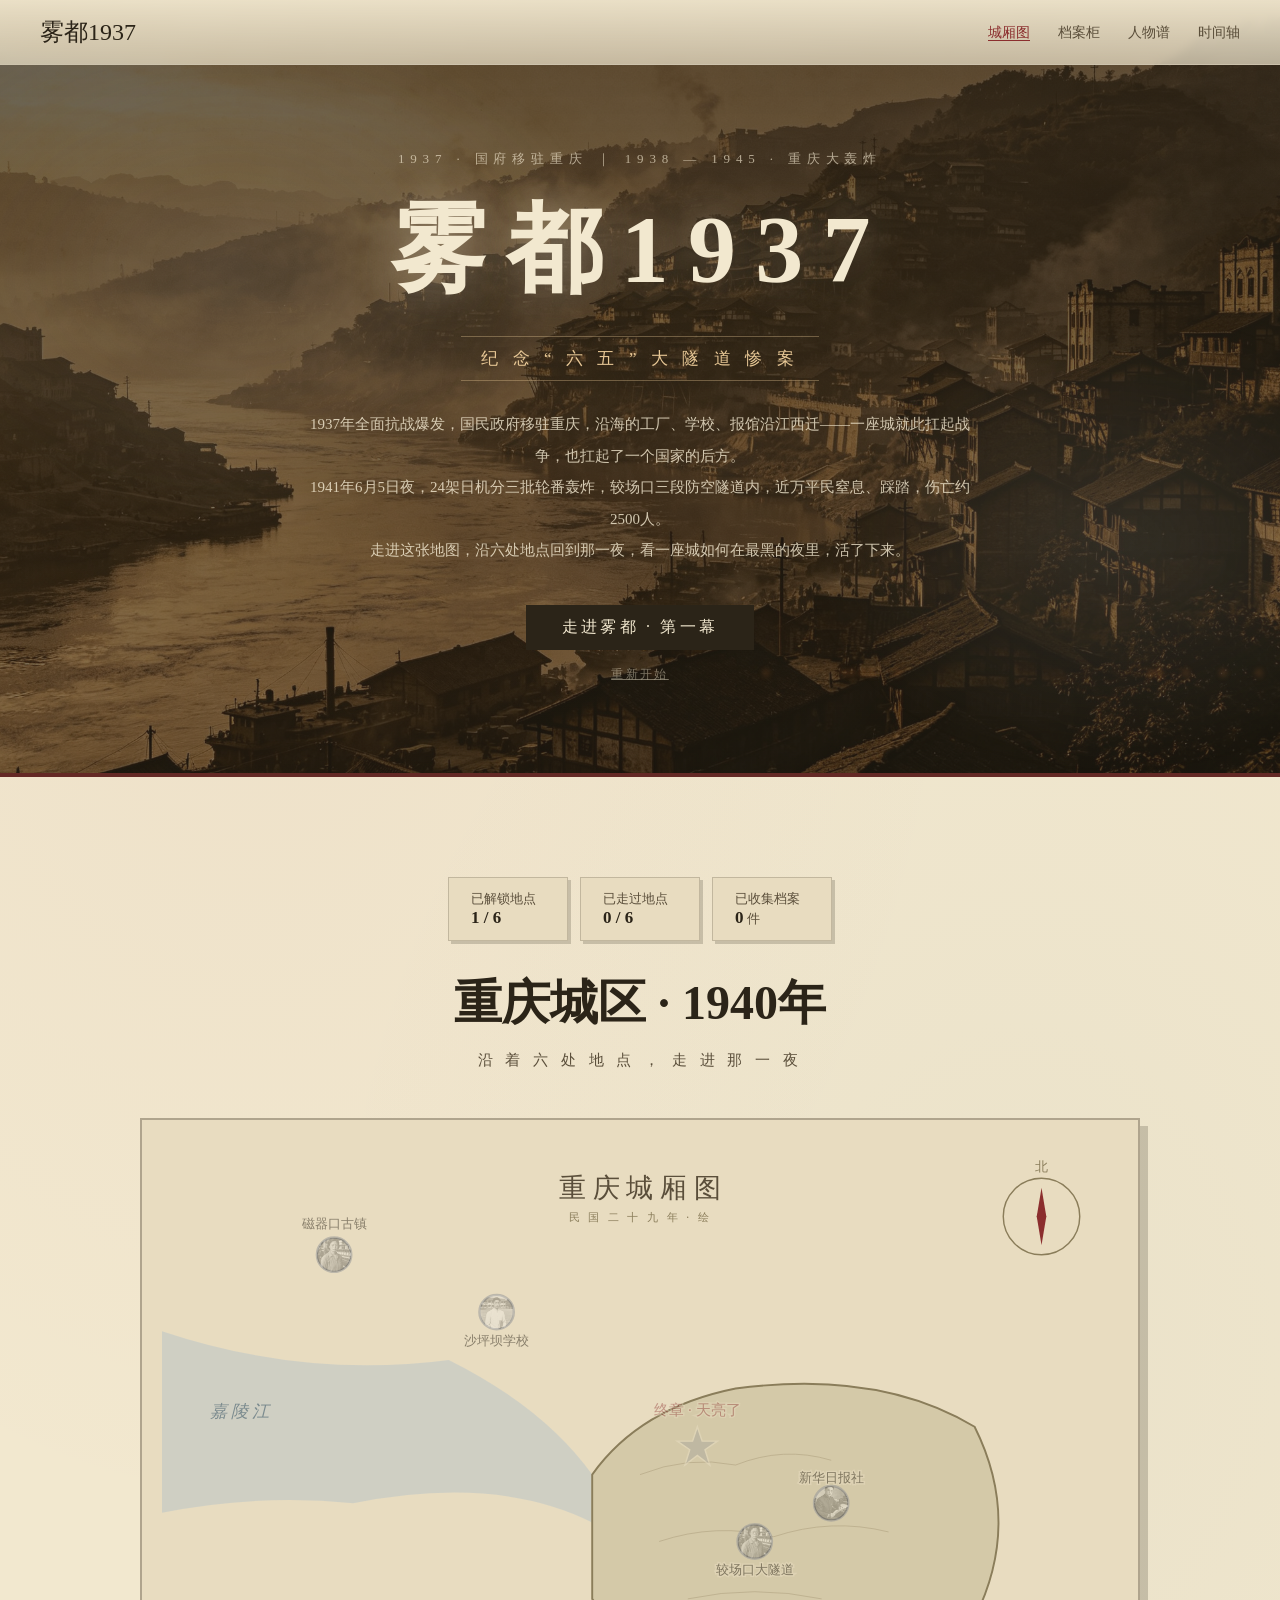
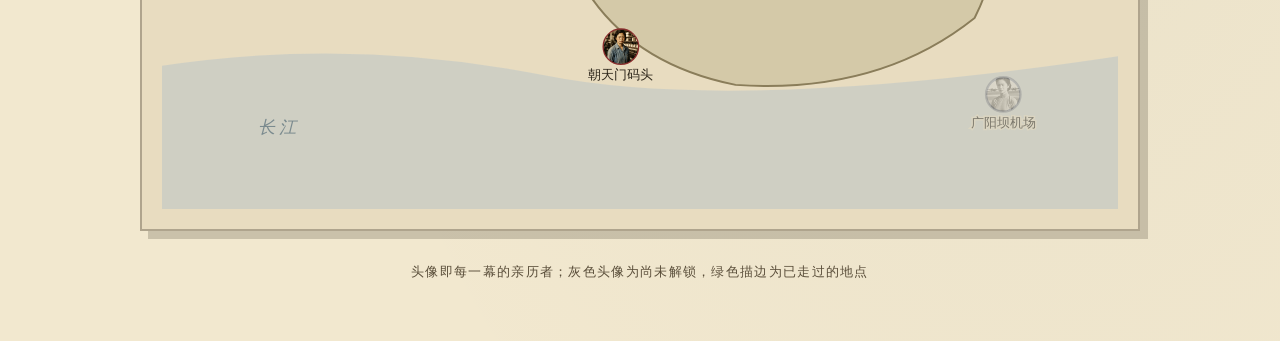
<file: index.html>
<!DOCTYPE html>
<html lang="zh-CN">
<head>
  <meta charset="UTF-8">
  <link rel="icon" href="data:,">
  <meta name="viewport" content="width=device-width, initial-scale=1.0">
  <title>雾都1937 · 重庆：一座城的生存博弈</title>
  <style>
    /* ========== 雾都1937 首页：主题横幅 + 城厢图地图 ========== */
    :root {
      --paper: #f2e8cf;
      --paper-dark: #e8dcc0;
      --ink: #2b2418;
      --ink-light: #5a4e3a;
      --seal: #8b2e2e;
      --moss: #2d4a3e;
      --shadow: rgba(43, 36, 24, 0.2);
    }
    * { margin: 0; padding: 0; box-sizing: border-box; }
    body {
      background: var(--paper);
      color: var(--ink);
      font-family: 'Noto Serif SC', 'SimSun', serif;
      background-image:
        radial-gradient(ellipse at 20% 30%, rgba(139, 46, 46, 0.04) 0%, transparent 50%),
        radial-gradient(ellipse at 80% 70%, rgba(45, 74, 62, 0.04) 0%, transparent 50%);
    }

    .top-nav {
      position: fixed;
      top: 0; left: 0; right: 0;
      z-index: 100;
      display: flex;
      justify-content: space-between;
      align-items: center;
      padding: 16px 40px;
      background: linear-gradient(to bottom, rgba(242, 232, 207, 0.95), rgba(242, 232, 207, 0.7));
      border-bottom: 1px solid rgba(43, 36, 24, 0.15);
      backdrop-filter: blur(4px);
    }
    .top-nav .logo {
      font-family: 'Ma Shan Zheng', cursive;
      font-size: 24px;
      color: var(--ink);
      text-decoration: none;
    }
    .top-nav .nav-links a {
      margin-left: 24px;
      color: var(--ink-light);
      text-decoration: none;
      font-size: 14px;
      transition: color 0.3s;
    }
    .top-nav .nav-links a:hover { color: var(--seal); }
    .top-nav .nav-links a.active { color: var(--seal); border-bottom: 1px solid var(--seal); }

    /* ===== 主题横幅：一眼看懂网站讲的是什么 ===== */
    .home-banner {
      position: relative;
      padding: 150px 40px 90px;
      text-align: center;
      overflow: hidden;
      background:
        linear-gradient(180deg, rgba(43,36,24,0.72) 0%, rgba(43,36,24,0.55) 100%),
        url('assets/images/hero-bg.jpg') center/cover no-repeat,
        #2b2418;
      color: var(--paper);
      border-bottom: 4px solid rgba(139,46,46,0.6);
    }
    .banner-kicker {
      font-size: 13px;
      letter-spacing: 0.45em;
      color: rgba(242,232,207,0.65);
      margin-bottom: 18px;
    }
    .banner-title {
      font-family: 'Ma Shan Zheng', cursive;
      font-size: 96px;
      letter-spacing: 0.2em;
      color: #f2e8cf;
      text-shadow: 0 0 40px rgba(242, 232, 207, 0.3);
      margin-bottom: 20px;
    }
    .banner-event {
      display: inline-block;
      font-size: 17px;
      letter-spacing: 0.3em;
      color: #e8c896;
      border-top: 1px solid rgba(232,200,150,0.35);
      border-bottom: 1px solid rgba(232,200,150,0.35);
      padding: 10px 20px;
    }
    .banner-line {
      margin: 28px auto 0;
      max-width: 660px;
      font-size: 15px;
      line-height: 2.1;
      color: rgba(242,232,207,0.82);
    }
    .banner-actions { margin-top: 38px; position: relative; z-index: 3; }
    .banner-restart {
      margin-top: 16px;
      background: transparent;
      border: none;
      color: rgba(242,232,207,0.45);
      font-family: 'Noto Serif SC', 'SimSun', serif;
      font-size: 12px;
      letter-spacing: 0.2em;
      cursor: pointer;
      text-decoration: underline;
    }
    .banner-restart:hover { color: rgba(242,232,207,0.8); }

    /* 横幅飘动雾气 */
    .banner-fog {
      position: absolute;
      border-radius: 50%;
      pointer-events: none;
      background: radial-gradient(ellipse, rgba(200,200,190,0.12), transparent 70%);
      filter: blur(10px);
      z-index: 1;
    }
    .banner-fog.f1 { width: 60%; height: 70%; left: -12%; top: 0; animation: fogDriftA 26s ease-in-out infinite alternate; }
    .banner-fog.f2 { width: 50%; height: 60%; right: -12%; bottom: 0; animation: fogDriftB 32s ease-in-out infinite alternate; }
    /* 横幅飘落火星/灰烬 */
    .banner-ember {
      position: absolute;
      top: -10px;
      width: 3px; height: 3px;
      border-radius: 50%;
      background: rgba(255,170,90,0.8);
      box-shadow: 0 0 6px 2px rgba(255,140,60,0.45);
      z-index: 2;
      animation: emberFall linear infinite;
    }
    @keyframes emberFall {
      0% { transform: translateY(0); opacity: 0; }
      15% { opacity: 0.9; }
      100% { transform: translateY(430px); opacity: 0; }
    }
    .home-banner > *:not(.banner-fog) { position: relative; z-index: 3; }

    /* ===== 进度条 ===== */
    .journey-bar {
      max-width: 1000px;
      margin: 0 auto 30px;
      display: flex;
      flex-wrap: wrap;
      gap: 12px;
      justify-content: center;
    }
    .journey-chip {
      background: var(--paper-dark);
      border: 1px solid rgba(43,36,24,0.2);
      padding: 12px 22px;
      font-size: 13px;
      color: var(--ink-light);
      box-shadow: 3px 3px 0 var(--shadow);
      min-width: 120px;
    }
    .journey-chip strong { color: var(--ink); font-size: 17px; }
    .journey-chip.hint { color: var(--seal); border-color: rgba(139,46,46,0.5); }

    /* ===== 地图 ===== */
    .map-wrapper {
      position: relative;
      width: 100%;
      max-width: 1000px;
      margin: 0 auto;
      background: var(--paper-dark);
      border: 2px solid rgba(43,36,24,0.3);
      box-shadow: 8px 8px 0 var(--shadow);
      padding: 20px;
    }
    .map-svg { width: 100%; height: auto; display: block; }

    .location-dot { cursor: pointer; transition: transform 0.3s; transform-box: fill-box; transform-origin: center; }
    .location-dot .dot-ring { fill: #f2e8cf; stroke: var(--seal); stroke-width: 2.5; }
    .location-dot .dot-img { }
    .location-dot.locked .dot-img { filter: grayscale(1) opacity(0.3); }
    .location-dot.locked .dot-ring { stroke: #999; opacity: 0.55; }
    .location-dot:hover { transform: scale(1.18); }
    .location-dot .label {
      font-family: 'Noto Serif SC', serif;
      font-size: 14px; fill: var(--ink);
      paint-order: stroke; stroke: var(--paper-dark); stroke-width: 3;
    }
    .location-dot.locked .label { opacity: 0.5; }
    .location-dot.done .dot-ring { stroke: var(--moss); stroke-width: 3.5; }
    .location-dot.done .label { fill: var(--moss); }

    .ending-dot { cursor: pointer; transition: all 0.3s; }
    .ending-dot .star {
      fill: var(--seal); stroke: var(--paper); stroke-width: 1.5;
      animation: endingGlow 2s ease-in-out infinite;
    }
    @keyframes endingGlow { 0%,100% { opacity: 0.65; } 50% { opacity: 1; } }
    .ending-dot.locked .star { fill: #999; opacity: 0.35; animation: none; }
    .ending-dot .label {
      font-family: 'Ma Shan Zheng', cursive; font-size: 16px; fill: var(--seal);
      paint-order: stroke; stroke: var(--paper-dark); stroke-width: 3;
    }
    .ending-dot.locked .label { opacity: 0.4; }

    .btn-vintage {
      display: inline-block;
      padding: 12px 36px;
      background: var(--ink);
      color: var(--paper);
      border: none;
      font-family: 'Noto Serif SC', serif;
      font-size: 16px;
      letter-spacing: 0.2em;
      cursor: pointer;
      position: relative;
      transition: all 0.3s;
      text-decoration: none;
    }
    .btn-vintage:hover {
      background: var(--seal);
      transform: translateY(-2px);
      box-shadow: 0 4px 12px var(--shadow);
    }
    .page-container {
      max-width: 1200px;
      margin: 0 auto;
      padding: 100px 40px 60px;
      min-height: 100vh;
    }
    .section-title {
      font-family: 'Ma Shan Zheng', cursive;
      font-size: 48px;
      text-align: center;
      margin-bottom: 16px;
      color: var(--ink);
    }
    .section-subtitle {
      text-align: center;
      color: var(--ink-light);
      font-size: 15px;
      letter-spacing: 0.3em;
      margin-bottom: 48px;
    }

    @media (max-width: 768px) {
      .banner-title { font-size: 60px; }
      .home-banner { padding: 56px 18px 52px; }
    }
  </style>
</head>
<body>

  <nav class="top-nav">
    <a href="index.html" class="logo">雾都1937</a>
    <div class="nav-links">
      <a href="index.html" class="active">城厢图</a>
      <a href="pages/archive.html">档案柜</a>
      <a href="pages/characters.html">人物谱</a>
      <a href="pages/timeline.html">时间轴</a>
    </div>
  </nav>

  <!-- 主题横幅：一眼看懂网站讲的是什么 -->
  <header class="home-banner">
    <span class="banner-fog f1"></span>
    <span class="banner-fog f2"></span>
    <p class="banner-kicker">1937 · 国府移驻重庆 ｜ 1938 — 1945 · 重庆大轰炸</p>
    <h1 class="banner-title">雾都1937</h1>
    <p class="banner-event">纪 念 “ 六 五 ” 大 隧 道 惨 案</p>
    <p class="banner-line">
      1937年全面抗战爆发，国民政府移驻重庆，沿海的工厂、学校、报馆沿江西迁——一座城就此扛起战争，也扛起了一个国家的后方。<br>
      1941年6月5日夜，24架日机分三批轮番轰炸，较场口三段防空隧道内，近万平民窒息、踩踏，伤亡约2500人。<br>
      走进这张地图，沿六处地点回到那一夜，看一座城如何在最黑的夜里，活了下来。
    </p>
    <div class="banner-actions">
      <button class="btn-vintage" id="primary-btn" onclick="primaryAction()">走进雾都 · 第一幕</button><br>
      <button class="banner-restart" onclick="restartJourney()">重新开始</button>
    </div>
  </header>

  <div class="page-container">
    <!-- 探索进度 -->
    <div class="journey-bar">
      <div class="journey-chip">已解锁地点<br><strong id="unlocked-count">1 / 6</strong></div>
      <div class="journey-chip">已走过地点<br><strong id="done-count">0 / 6</strong></div>
      <div class="journey-chip">已收集档案<br><strong id="collected-count">0</strong> 件</div>
      <div class="journey-chip hint" id="ending-hint" style="display:none;">终章已在地图中央亮起</div>
    </div>

    <h2 class="section-title">重庆城区 · 1940年</h2>
    <p class="section-subtitle">沿 着 六 处 地 点 ， 走 进 那 一 夜</p>

    <div class="map-wrapper">
      <svg class="map-svg" viewBox="0 0 1000 700" xmlns="http://www.w3.org/2000/svg">
        <!-- 长江 -->
        <path d="M 0 550 Q 200 520 400 560 T 1000 540 L 1000 700 L 0 700 Z"
              fill="#b8c4c8" opacity="0.5"/>
        <text x="100" y="620" fill="#7a8a8e" font-size="18" font-style="italic">长 江</text>

        <!-- 嘉陵江 -->
        <path d="M 0 200 Q 150 250 300 230 Q 400 280 450 350 L 450 400 Q 350 350 200 380 Q 100 370 0 390 Z"
              fill="#b8c4c8" opacity="0.5"/>
        <text x="50" y="290" fill="#7a8a8e" font-size="18" font-style="italic">嘉 陵 江</text>

        <!-- 半岛轮廓 -->
        <path d="M 450 350 Q 500 280 600 260 Q 750 240 850 300 Q 900 400 850 500 Q 750 580 600 570 Q 500 550 450 480 Z"
              fill="#d4c9a8" stroke="#8a7d5a" stroke-width="2"/>

        <!-- 山脊纹理 -->
        <path d="M 500 350 Q 550 330 600 340 Q 650 320 700 335" fill="none" stroke="#a89878" stroke-width="1" opacity="0.5"/>
        <path d="M 520 420 Q 580 400 640 415 Q 700 395 760 410" fill="none" stroke="#a89878" stroke-width="1" opacity="0.5"/>
        <path d="M 550 480 Q 620 465 690 480" fill="none" stroke="#a89878" stroke-width="1" opacity="0.5"/>

        <defs>
          <clipPath id="clip-dock"><circle cx="480" cy="530" r="18"/></clipPath>
          <clipPath id="clip-tunnel"><circle cx="620" cy="420" r="18"/></clipPath>
          <clipPath id="clip-newspaper"><circle cx="700" cy="380" r="18"/></clipPath>
          <clipPath id="clip-school"><circle cx="350" cy="180" r="18"/></clipPath>
          <clipPath id="clip-airport"><circle cx="880" cy="580" r="18"/></clipPath>
          <clipPath id="clip-ciqikou"><circle cx="180" cy="120" r="18"/></clipPath>
        </defs>

        <!-- 地点1：朝天门码头 · 林阿婆 -->
        <g class="location-dot" data-scene="dock" onclick="enterScene('dock')">
          <circle class="dot-ring" cx="480" cy="530" r="18"/>
          <image class="dot-img" href="assets/images/char-worker.jpg" x="462" y="512" width="36" height="36" preserveAspectRatio="xMidYMid slice" clip-path="url(#clip-dock)"/>
          <text class="label" x="480" y="564" text-anchor="middle">朝天门码头</text>
        </g>

        <!-- 地点2：较场口大隧道 · 林阿婆 -->
        <g class="location-dot locked" data-scene="tunnel" onclick="enterScene('tunnel')">
          <circle class="dot-ring" cx="620" cy="420" r="18"/>
          <image class="dot-img" href="assets/images/char-worker.jpg" x="602" y="402" width="36" height="36" preserveAspectRatio="xMidYMid slice" clip-path="url(#clip-tunnel)"/>
          <text class="label" x="620" y="454" text-anchor="middle">较场口大隧道</text>
        </g>

        <!-- 地点3：新华日报社 · 陈先生 -->
        <g class="location-dot locked" data-scene="newspaper" onclick="enterScene('newspaper')">
          <circle class="dot-ring" cx="700" cy="380" r="18"/>
          <image class="dot-img" href="assets/images/char-editor.jpg" x="682" y="362" width="36" height="36" preserveAspectRatio="xMidYMid slice" clip-path="url(#clip-newspaper)"/>
          <text class="label" x="700" y="358" text-anchor="middle">新华日报社</text>
        </g>

        <!-- 地点4：沙坪坝学校 · 苏同学 -->
        <g class="location-dot locked" data-scene="school" onclick="enterScene('school')">
          <circle class="dot-ring" cx="350" cy="180" r="18"/>
          <image class="dot-img" href="assets/images/char-student.jpg" x="332" y="162" width="36" height="36" preserveAspectRatio="xMidYMid slice" clip-path="url(#clip-school)"/>
          <text class="label" x="350" y="214" text-anchor="middle">沙坪坝学校</text>
        </g>

        <!-- 地点5：广阳坝机场 · 周太太 -->
        <g class="location-dot locked" data-scene="airport" onclick="enterScene('airport')">
          <circle class="dot-ring" cx="880" cy="580" r="18"/>
          <image class="dot-img" href="assets/images/char-pilot.jpg" x="862" y="562" width="36" height="36" preserveAspectRatio="xMidYMid slice" clip-path="url(#clip-airport)"/>
          <text class="label" x="880" y="614" text-anchor="middle">广阳坝机场</text>
        </g>

        <!-- 地点6：磁器口古镇 · 林阿婆 -->
        <g class="location-dot locked" data-scene="ciqikou" onclick="enterScene('ciqikou')">
          <circle class="dot-ring" cx="180" cy="120" r="18"/>
          <image class="dot-img" href="assets/images/char-worker.jpg" x="162" y="102" width="36" height="36" preserveAspectRatio="xMidYMid slice" clip-path="url(#clip-ciqikou)"/>
          <text class="label" x="180" y="92" text-anchor="middle">磁器口古镇</text>
        </g>

        <!-- 终章 -->
        <g class="ending-dot locked" id="ending-dot" onclick="enterEnding()">
          <polygon class="star" points="560,300 565,315 581,315 568,324 573,340 560,330 547,340 552,324 539,315 555,315"/>
          <text class="label" x="560" y="288" text-anchor="middle">终章 · 天亮了</text>
        </g>

        <!-- 罗盘 -->
        <g transform="translate(920, 80)">
          <circle r="40" fill="none" stroke="#8a7d5a" stroke-width="1.5"/>
          <circle r="5" fill="#8a7d5a"/>
          <path d="M 0 -30 L 5 0 L 0 30 L -5 0 Z" fill="#8b2e2e"/>
          <text y="-48" text-anchor="middle" fill="#8a7d5a" font-size="14" font-family="serif">北</text>
        </g>

        <!-- 图名 -->
        <text x="500" y="60" text-anchor="middle" font-family="Ma Shan Zheng, cursive" font-size="28" fill="#5a4e3a">
          重 庆 城 厢 图
        </text>
        <text x="500" y="85" text-anchor="middle" font-size="12" fill="#8a7d5a" letter-spacing="3">
          民 国 二 十 九 年 · 绘
        </text>
      </svg>
    </div>

    <p style="text-align:center; margin-top:32px; color: var(--ink-light); font-size: 13px; letter-spacing: 0.1em;">
      头像即每一幕的亲历者；灰色头像为尚未解锁，绿色描边为已走过的地点
    </p>
  </div>

  <script src="assets/js/main.js"></script>
  <script>
    document.addEventListener('DOMContentLoaded', () => {
      loadProgress();

      // 进度数字
      document.getElementById('unlocked-count').textContent = GameState.unlocked.length + ' / 6';
      document.getElementById('done-count').textContent = GameState.completed.length + ' / 6';
      document.getElementById('collected-count').textContent = GameState.collected.length;

      // 地图标记状态
      document.querySelectorAll('.location-dot').forEach(dot => {
        const scene = dot.dataset.scene;
        if (GameState.unlocked.includes(scene)) dot.classList.remove('locked');
        if (GameState.completed.includes(scene)) dot.classList.add('done');
      });

      // 终章
      if (GameState.endingUnlocked) {
        document.getElementById('ending-dot').classList.remove('locked');
        document.getElementById('ending-hint').style.display = 'block';
      }

      // 主按钮文案：有进度就"继续探索"，全新则"第一幕"
      const btn = document.getElementById('primary-btn');
      if (GameState.endingUnlocked && GameState.completed.length === 6) {
        btn.textContent = '进入终章 · 天亮了';
      } else if (GameState.completed.length === 0) {
        btn.textContent = '走进雾都 · 第一幕';
      } else {
        const next = SCENE_CHAIN.find(s =>
          GameState.unlocked.includes(s) && !GameState.completed.includes(s));
        if (next) {
          btn.textContent = '继续探索 · ' + getSceneName(next);
        }
      }

      // 横幅飘落火星
      const banner = document.querySelector('.home-banner');
      for (let i = 0; i < 18; i++) {
        const e = document.createElement('span');
        e.className = 'banner-ember';
        e.style.left = Math.random() * 100 + '%';
        e.style.animationDelay = (Math.random() * 8) + 's';
        e.style.animationDuration = (6 + Math.random() * 6) + 's';
        banner.appendChild(e);
      }
    });

    // 主按钮：进入下一个待探索地点；全新进度则开始第一幕
    function primaryAction() {
      if (GameState.endingUnlocked && GameState.completed.length === 6) {
        enterEnding();
        return;
      }
      const next = SCENE_CHAIN.find(s =>
        GameState.unlocked.includes(s) && !GameState.completed.includes(s));
      if (next) {
        playSound('click');
        fogTransition(() => { window.location.href = 'pages/scenes/' + next + '.html'; });
      } else {
        startJourney();
      }
    }

    function enterScene(sceneId) {
      if (!GameState.unlocked.includes(sceneId)) {
        showToast('🌫️ 此处仍被雾气遮蔽，先从第一幕开始');
        return;
      }
      playSound('click');
      fogTransition(() => {
        window.location.href = 'pages/scenes/' + sceneId + '.html';
      });
    }

    function enterEnding() {
      if (!GameState.endingUnlocked) {
        showToast('🕯️ 走完六处地点，终章才会亮起');
        return;
      }
      playSound('click');
      fogTransition(() => {
        window.location.href = 'pages/ending.html';
      });
    }
  </script>
</body>
</html>
</file>
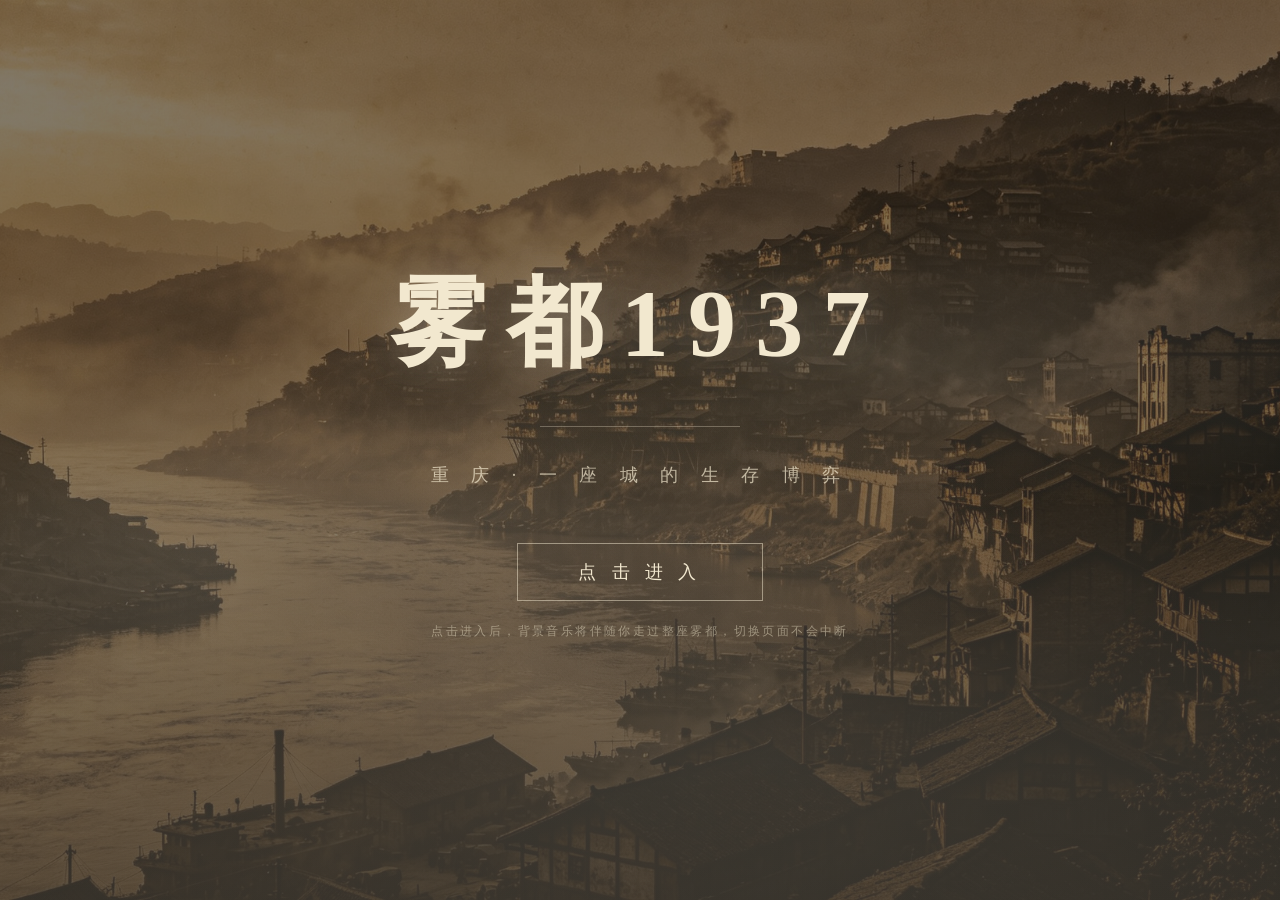
<file: app.html>
<!DOCTYPE html>
<html lang="zh-CN">
<head>
  <meta charset="UTF-8">
  <link rel="icon" href="data:,">
  <meta name="viewport" content="width=device-width, initial-scale=1.0">
  <title>雾都1937 · 重庆：一座城的生存博弈</title>
  <style>
    /* ========== 外壳页：背景音乐常驻，所有内容在 iframe 内切换，音乐不中断 ========== */
    * { margin: 0; padding: 0; box-sizing: border-box; }

    html, body {
      height: 100%;
      overflow: hidden;
      background: #1a1a1a;
      font-family: 'Noto Serif SC', 'SimSun', serif;
    }

    /* 内容舞台：所有页面在此切换，音频元素留在外壳，不受页面跳转影响 */
    #stage {
      position: fixed;
      inset: 0;
      width: 100%;
      height: 100%;
      border: 0;
      background: #f2e8cf;
    }

    /* 音乐开关（固定在左下角，避开内容页右下角的浮动导航按钮） */
    #bgm-toggle {
      position: fixed;
      left: 20px;
      bottom: 20px;
      z-index: 99998;
      padding: 10px 20px;
      background: rgba(43, 36, 24, 0.88);
      color: #f2e8cf;
      border: 1px solid rgba(242, 232, 207, 0.35);
      font-family: 'Noto Serif SC', 'SimSun', serif;
      font-size: 13px;
      letter-spacing: 0.15em;
      cursor: pointer;
      box-shadow: 0 3px 12px rgba(0, 0, 0, 0.35);
      transition: background 0.3s, transform 0.2s;
      user-select: none;
    }
    #bgm-toggle:hover { background: #8b2e2e; transform: translateY(-2px); }
    #bgm-toggle.playing { border-color: rgba(242, 232, 207, 0.6); }

    /* ========== 启动门：进入封面（hero 大图），点击进入后开启音乐并开始探索 ========== */
    #gate {
      position: fixed;
      inset: 0;
      z-index: 99999;
      display: flex;
      flex-direction: column;
      justify-content: center;
      align-items: center;
      text-align: center;
      background:
        linear-gradient(180deg, rgba(26,26,26,0.55) 0%, rgba(45,42,36,0.6) 50%, rgba(61,56,48,0.8) 100%),
        url('assets/images/hero-bg.jpg') center/cover no-repeat, #1a1a1a;
      color: #f2e8cf;
      cursor: pointer;
      transition: opacity 1.2s ease;
    }
    #gate.hidden { opacity: 0; pointer-events: none; }
    #gate[hidden] { display: none; }

    #gate .fog-layer {
      position: absolute;
      inset: 0;
      background:
        radial-gradient(ellipse 800px 200px at 20% 60%, rgba(200,200,190,0.15), transparent),
        radial-gradient(ellipse 600px 150px at 70% 40%, rgba(200,200,190,0.12), transparent),
        radial-gradient(ellipse 1000px 300px at 50% 80%, rgba(200,200,190,0.1), transparent);
      animation: gateFogDrift 20s ease-in-out infinite alternate;
      pointer-events: none;
    }
    @keyframes gateFogDrift {
      0% { transform: translateX(-50px); opacity: 0.8; }
      100% { transform: translateX(50px); opacity: 1; }
    }

    #gate .gate-title {
      font-family: 'Ma Shan Zheng', 'Noto Serif SC', 'SimSun', cursive;
      font-size: 96px;
      letter-spacing: 0.2em;
      text-shadow: 0 0 40px rgba(242, 232, 207, 0.3);
      z-index: 2;
      animation: gateFadeUp 1.6s ease 0.2s both;
    }
    #gate .gate-line {
      width: 200px;
      height: 1px;
      background: rgba(242, 232, 207, 0.3);
      margin: 36px 0;
      z-index: 2;
      animation: gateFade 1.6s ease 0.8s both;
    }
    #gate .gate-subtitle {
      font-size: 18px;
      letter-spacing: 0.5em;
      color: rgba(242, 232, 207, 0.7);
      z-index: 2;
      animation: gateFadeUp 1.6s ease 0.6s both;
    }
    #gate .gate-btn {
      margin-top: 56px;
      padding: 16px 60px;
      background: transparent;
      border: 1px solid rgba(242, 232, 207, 0.5);
      color: #f2e8cf;
      font-family: 'Noto Serif SC', 'SimSun', serif;
      font-size: 18px;
      letter-spacing: 0.3em;
      cursor: pointer;
      z-index: 2;
      transition: all 0.3s;
      animation: gateFadeUp 1.6s ease 1.1s both;
    }
    #gate:hover .gate-btn { background: #f2e8cf; color: #2b2418; border-color: #f2e8cf; }
    #gate .gate-tip {
      margin-top: 22px;
      font-size: 12px;
      letter-spacing: 0.2em;
      color: rgba(242, 232, 207, 0.45);
      z-index: 2;
      animation: gateFade 1.6s ease 1.4s both;
    }
    @keyframes gateFadeUp {
      from { opacity: 0; transform: translateY(30px); }
      to { opacity: 1; transform: translateY(0); }
    }
    @keyframes gateFade {
      from { opacity: 0; }
      to { opacity: 1; }
    }

    /* ========== 视觉小说对话框（常驻外壳层，保证跨页面稳定显示） ========== */
    #vn-dialogue {
      position: fixed;
      left: 0; right: 0; bottom: 0;
      background: linear-gradient(to top, rgba(18,14,10,0.97), rgba(20,15,10,0.9));
      padding: 22px 32px 26px;
      z-index: 999990;
      display: none;
      gap: 24px;
      align-items: flex-end;
      color: #f2e8cf;
      font-family: 'Noto Serif SC', 'SimSun', serif;
      backdrop-filter: blur(6px);
      border-top: 1px solid rgba(232,200,150,0.25);
      transform: translateY(105%);
      transition: transform 0.5s ease;
      cursor: pointer;
      max-height: 46vh;
    }
    #vn-dialogue.show {
      display: flex;
      transform: translateY(0);
    }
    #vn-dialogue.vn-mono {
      background: linear-gradient(to top, rgba(20,24,22,0.97), rgba(18,22,20,0.9));
      border-top-color: rgba(150,180,160,0.3);
    }
    #vn-dialogue .vn-char-img {
      width: 104px; height: 104px;
      border-radius: 6px;
      background: #2b2418;
      flex-shrink: 0;
      border: 2px solid rgba(242,232,207,0.3);
      display: flex; align-items: center; justify-content: center;
      font-size: 46px;
      overflow: hidden;
    }
    #vn-dialogue .vn-char-img img {
      width: 100%; height: 100%; object-fit: cover;
      filter: sepia(0.25);
    }
    #vn-dialogue .vn-body { flex: 1; min-width: 0; }
    #vn-dialogue .vn-head {
      display: flex; align-items: center; gap: 12px;
    }
    #vn-dialogue .vn-char-name {
      font-family: 'Ma Shan Zheng', 'Noto Serif SC', cursive;
      font-size: 23px;
      color: #e8c896;
    }
    #vn-dialogue.vn-mono .vn-char-name { color: #9ec4ad; }
    #vn-dialogue .vn-tag {
      font-size: 11px;
      letter-spacing: 0.2em;
      color: rgba(242,232,207,0.5);
      border: 1px solid rgba(242,232,207,0.3);
      padding: 2px 8px;
    }
    #vn-dialogue .vn-text {
      color: #f2e8cf;
      font-size: 17px;
      line-height: 2;
      min-height: 68px;
      letter-spacing: 0.04em;
      margin-top: 6px;
    }
    #vn-dialogue .vn-hint {
      display: flex;
      justify-content: space-between;
      align-items: center;
      margin-top: 6px;
    }
    #vn-dialogue .vn-continue {
      color: rgba(242,232,207,0.4);
      font-size: 12px;
      animation: vnBlink 1.4s ease-in-out infinite;
    }
    @keyframes vnBlink { 50% { opacity: 0.3; } }
    #vn-dialogue .vn-voice-toggle {
      background: transparent;
      border: 1px solid rgba(242,232,207,0.3);
      color: rgba(242,232,207,0.75);
      font-family: 'Noto Serif SC', 'SimSun', serif;
      font-size: 12px;
      padding: 4px 12px;
      cursor: pointer;
      letter-spacing: 0.1em;
    }
    #vn-dialogue .vn-voice-toggle:hover { background: rgba(242,232,207,0.15); }

    /* 常驻浮动导航（外壳层，保证稳定显示） */
    #float-nav {
      position: fixed;
      right: 16px;
      bottom: 16px;
      z-index: 99998;
      display: flex;
      flex-direction: column;
      align-items: flex-end;
      gap: 8px;
    }
    #float-nav[hidden] { display: none; }
    #float-nav .fn-menu {
      display: flex;
      flex-direction: column;
      gap: 8px;
      align-items: flex-end;
      opacity: 0;
      transform: translateY(8px);
      pointer-events: none;
      transition: opacity 0.22s ease, transform 0.22s ease;
    }
    #float-nav.open .fn-menu {
      opacity: 1;
      transform: translateY(0);
      pointer-events: auto;
    }
    #float-nav button {
      font-family: 'Noto Serif SC', 'SimSun', serif;
      font-size: 13px;
      letter-spacing: 0.08em;
      color: var(--paper, #f2e8cf);
      background: rgba(30,24,16,0.82);
      border: 1px solid rgba(232,200,150,0.35);
      padding: 9px 16px;
      cursor: pointer;
      backdrop-filter: blur(4px);
      transition: background 0.2s;
      white-space: nowrap;
    }
    #float-nav button:hover { background: rgba(90,66,40,0.92); }
    #float-nav #fn-toggle {
      width: 46px;
      height: 46px;
      border-radius: 50%;
      padding: 0;
      font-size: 20px;
      line-height: 1;
    }
  </style>
</head>
<body>

  <!-- 内容舞台：各页面在此切换，跳转不重新加载外壳 -->
  <iframe id="stage" title="雾都1937" src="about:blank"></iframe>

  <!-- 背景音乐（常驻，仅此外壳持有一份，循环播放） -->
  <audio id="bgm" src="assets/audio/war-bgm.mp3" loop preload="auto"></audio>

  <!-- 音乐开关 -->
  <button id="bgm-toggle" type="button" title="播放 / 暂停背景音乐">🎵 音乐</button>

  <!-- 启动门：进入封面，点击进入后开启音乐并开始探索 -->
  <div id="gate" hidden>
    <div class="fog-layer"></div>
    <h1 class="gate-title">雾都1937</h1>
    <div class="gate-line"></div>
    <p class="gate-subtitle">重 庆 · 一 座 城 的 生 存 博 弈</p>
    <button class="gate-btn" type="button">点 击 进 入</button>
    <p class="gate-tip">点击进入后，背景音乐将伴随你走过整座雾都，切换页面不会中断</p>
  </div>

  <!-- 视觉小说对话框（常驻外壳，由内容页通过 postMessage 驱动） -->
  <div id="vn-dialogue" hidden>
    <div class="vn-char-img" id="vn-img"></div>
    <div class="vn-body">
      <div class="vn-head">
        <span class="vn-char-name" id="vn-name"></span>
        <span class="vn-tag" id="vn-tag" style="display:none;"></span>
      </div>
      <div class="vn-text" id="vn-text"></div>
      <div class="vn-hint">
        <button class="vn-voice-toggle" id="vn-voice" type="button" title="开关语音朗读">🔊 朗读</button>
        <span class="vn-continue">点击继续 ▼</span>
      </div>
    </div>
  </div>

  <!-- 常驻浮动导航（外壳层） -->
  <div id="float-nav" hidden>
    <div class="fn-menu" id="fn-menu">
      <button type="button" id="fn-home">🗺️ 返回城厢图</button>
      <button type="button" id="fn-reselect">🔄 重新开始</button>
    </div>
    <button type="button" id="fn-toggle" title="菜单">☰</button>
  </div>

  <!-- 地图行走过场：切换到下一幕时，小人从当前地点走到下一个地点 -->
  <div id="walk-overlay">
    <div id="walk-caption"></div>
    <svg id="walk-svg" viewBox="0 0 1000 700" preserveAspectRatio="xMidYMid meet">
      <defs>
        <clipPath id="walk-clip"><circle cx="0" cy="0" r="20"/></clipPath>
      </defs>
      <path d="M0 550 Q250 520 520 555 T1000 545 L1000 700 L0 700 Z" fill="#b8c4c8" opacity="0.4"/>
      <path d="M0 200 Q180 255 330 235 Q430 300 460 360 L360 380 Q180 360 0 395 Z" fill="#b8c4c8" opacity="0.4"/>
      <path d="M450 350 Q500 280 600 260 Q750 240 850 300 Q900 400 850 500 Q750 580 600 570 Q500 550 450 480 Z"
            fill="#d4c9a8" opacity="0.45" stroke="#8a7d5a" stroke-width="1.5"/>
      <g id="walk-dots"></g>
      <path id="walk-path" fill="none" stroke="#8b2e2e" stroke-width="3" stroke-linecap="round" opacity="0.9"/>
      <g id="walk-mover">
        <circle r="23" fill="#f2e8cf" stroke="#8b2e2e" stroke-width="3"/>
        <image id="walk-mover-img" href="" x="-20" y="-20" width="40" height="40"
               preserveAspectRatio="xMidYMid slice" clip-path="url(#walk-clip)"/>
      </g>
    </svg>
  </div>

  <style>
    #walk-overlay {
      position: fixed; inset: 0; z-index: 99998;
      display: none; flex-direction: column; align-items: center; justify-content: center;
      background: radial-gradient(circle at 50% 38%, #efe4c8 0%, #d3c39e 100%);
      opacity: 0; transition: opacity .45s;
    }
    #walk-caption {
      font-family: 'Ma Shan Zheng', cursive; font-size: 32px; color: #33281a;
      letter-spacing: 0.04em; margin-bottom: 4px; text-align: center;
      padding: 0 20px;
    }
    #walk-svg { width: 94vw; max-width: 1080px; height: auto; }
  </style>
  <script>
  (function () {
    'use strict';

    var stage = document.getElementById('stage');
    var bgm = document.getElementById('bgm');
    var gate = document.getElementById('gate');
    var toggle = document.getElementById('bgm-toggle');

    var OFF_KEY = 'wudu1937_bgm_off';    // 用户是否主动关闭音乐
    var TIME_KEY = 'wudu1937_bgm_time';  // 刷新前的播放进度（秒）

    /* ---------- 路由：hash 决定 iframe 加载哪个页面 ---------- */
    function validRel(hash) {
      var h = decodeURIComponent(String(hash || '').replace(/^#/, ''));
      if (/^(index\.html|pages\/[A-Za-z0-9_\-\/]+\.html)$/.test(h)) return h;
      return null;
    }
    function currentRel() {
      return validRel(location.hash) || 'index.html';
    }

    stage.src = currentRel();

    // 浏览器前进/后退：同步 iframe
    window.addEventListener('hashchange', function () {
      var rel = currentRel();
      if (stage.getAttribute('src') !== rel) stage.src = rel;
    });

    // 内容页加载完成后通知外壳当前路径，同步地址栏（刷新后可回到当前页）
    window.addEventListener('message', function (e) {
      var d = e.data;
      if (d && d.__wudu1937 === 'nav' && d.rel && validRel('#' + d.rel)) {
        if ('#' + d.rel !== location.hash) {
          history.replaceState(null, '', '#' + d.rel);
        }
      }
    });

    /* ---------- 背景音乐 ---------- */
    bgm.volume = 0.4;

    // 恢复上次播放位置（刷新后续播，而不是从头开始）
    var savedTime = parseFloat(sessionStorage.getItem(TIME_KEY) || '0');
    if (savedTime > 0) {
      bgm.addEventListener('loadedmetadata', function () {
        try { if (isFinite(savedTime) && savedTime < bgm.duration) bgm.currentTime = savedTime; } catch (e) {}
      });
    }
    // 每 2 秒记录一次播放进度
    setInterval(function () {
      if (!bgm.paused && !bgm.ended && isFinite(bgm.currentTime)) {
        sessionStorage.setItem(TIME_KEY, String(bgm.currentTime));
      }
    }, 2000);

    var userOff = localStorage.getItem(OFF_KEY) === '1';
    var userEntered = false;  // 用户是否已通过点击进入（顶层已获得用户手势）
    var gateToken = 0;        // 防止显示/隐藏动画的延时回调互相覆盖

    function syncToggle() {
      var playing = !bgm.paused;
      toggle.textContent = playing ? '🎵 音乐' : '🔇 音乐';
      toggle.classList.toggle('playing', playing);
    }

    function showGate() {
      if (userEntered) return;
      gateToken++;
      gate.hidden = false;
      requestAnimationFrame(function () { gate.classList.remove('hidden'); });
    }
    function hideGate() {
      if (gate.hidden) return;
      var token = gateToken;
      gate.classList.add('hidden');
      setTimeout(function () {
        if (token === gateToken) gate.hidden = true;
      }, 1300);
    }

    // 每次进入站点都展示启动封面（hero 大图）；浏览器允许自动播放时音乐直接响起，封面仍需点击进入
    if (!userOff) {
      var p = bgm.play();
      if (p && typeof p.then === 'function') {
        p.then(function () {}).catch(function () {});
      }
    }
    showGate();

    // 自动播放后若被浏览器策略暂停（且用户尚未点击进入），重新提示点击
    bgm.addEventListener('pause', function () {
      syncToggle();
      if (!userOff && !userEntered) showGate();
    });
    bgm.addEventListener('play', syncToggle);

    // 点击启动门（顶层用户手势）：开启音乐并进入
    gate.addEventListener('click', function () {
      userEntered = true;
      if (!userOff) {
        bgm.play().catch(function () {});
      }
      hideGate();
    });

    // 音乐开关
    toggle.addEventListener('click', function (e) {
      e.stopPropagation();
      userEntered = true;
      if (bgm.paused) {
        userOff = false;
        localStorage.removeItem(OFF_KEY);
        bgm.play().catch(function () {});
      } else {
        bgm.pause();
        userOff = true;
        localStorage.setItem(OFF_KEY, '1');
      }
    });

    syncToggle();
  })();

  /* ========== 视觉小说对话引擎（常驻外壳层） ========== */
  (function () {
    'use strict';
    var box = document.getElementById('vn-dialogue');
    var elImg = document.getElementById('vn-img');
    var elName = document.getElementById('vn-name');
    var elTag = document.getElementById('vn-tag');
    var elText = document.getElementById('vn-text');
    var elVoice = document.getElementById('vn-voice');
    var stage = document.getElementById('stage');
    var bgm = document.getElementById('bgm');

    var lines = [];
    var idx = 0;
    var typing = false;
    var typeTimer = null;
    var curVoice = null;
    var voiceOn = true;
    var femaleVoice = null;
    var maleVoice = null;
    var open = false;
    var BGM_BASE = 0.4, BGM_DUCK = 0.14;

    try { voiceOn = localStorage.getItem('wudu1937_voice') !== '0'; } catch (e) {}

    function pickVoice() {
      if (!('speechSynthesis' in window)) return;
      var vs = window.speechSynthesis.getVoices();
      var zh = vs.filter(function (v) { return v.lang && v.lang.toLowerCase().indexOf('zh') === 0; });
      femaleVoice =
        zh.find(function (v) { return /hui|yaoyao|xiaoxiao|female|tingting/i.test(v.name); }) ||
        zh.find(function (v) { return v.lang === 'zh-CN'; }) || zh[0] || null;
      maleVoice =
        zh.find(function (v) { return /kangkang|male|yunjian|yunxi/i.test(v.name); }) ||
        femaleVoice;
    }
    if ('speechSynthesis' in window) {
      pickVoice();
      window.speechSynthesis.onvoiceschanged = pickVoice;
    }

    function syncVoiceBtn() {
      elVoice.textContent = voiceOn ? '🔊 朗读' : '🔇 静音';
    }
    syncVoiceBtn();

    function speak(text, voice) {
      if (!voiceOn || !('speechSynthesis' in window) || !text) return;
      try {
        var synth = window.speechSynthesis;
        synth.cancel();
        var u = new SpeechSynthesisUtterance(text);
        u.lang = 'zh-CN';
        var pitch = (voice && voice.pitch) || 1;
        // pitch < 0.95 视为男性角色，用男声；其余用女声
        var chosen = pitch < 0.95 ? maleVoice : femaleVoice;
        if (chosen) u.voice = chosen;
        u.pitch = pitch;
        u.rate = (voice && voice.rate) || 0.92;
        u.volume = 1;
        synth.speak(u);
      } catch (e) {}
    }
    function stopSpeak() {
      if ('speechSynthesis' in window) { try { window.speechSynthesis.cancel(); } catch (e) {} }
    }
    function duck(on) {
      if (!bgm) return;
      bgm.volume = on ? BGM_DUCK : BGM_BASE;
    }

    function renderImg(img) {
      if (img && /\.(jpg|jpeg|png|webp)$/i.test(img)) {
        // 内容页发来的头像统一相对外壳根目录
        var src = img.indexOf('assets/') === 0 ? img : ('assets/images/' + img.replace(/^.*[\\/]/, ''));
        elImg.innerHTML = '<img src="' + src + '" alt="">';
      } else {
        elImg.innerHTML = '<span>' + (img || '👤') + '</span>';
      }
    }

    function showLine() {
      if (idx >= lines.length) { closeBox(true); return; }
      var line = lines[idx];
      elText.textContent = '';
      typing = true;
      var i = 0;
      speak(line, curVoice);
      clearInterval(typeTimer);
      typeTimer = setInterval(function () {
        if (i < line.length) {
          elText.textContent += line.charAt(i);
          i++;
        } else {
          clearInterval(typeTimer);
          typing = false;
        }
      }, 42);
    }

    function openDialogue(d) {
      open = true;
      lines = d.lines || [];
      idx = 0;
      curVoice = d.voice || null;
      box.classList.toggle('vn-mono', !!d.mono);
      elName.textContent = d.name || '';
      if (d.tag) { elTag.textContent = d.tag; elTag.style.display = ''; }
      else { elTag.style.display = 'none'; }
      renderImg(d.img);
      box.hidden = false;
      requestAnimationFrame(function () { box.classList.add('show'); });
      duck(true);
      showLine();
    }

    function closeBox(notify) {
      if (!open) return;
      open = false;
      clearInterval(typeTimer);
      stopSpeak();
      duck(false);
      box.classList.remove('show');
      box.hidden = true;
      if (notify) {
        try { stage.contentWindow.postMessage({ __wudu1937: 'dialogueDone' }, '*'); } catch (e) {}
      }
    }

    // 点击推进：打字中→立即补全；已完成→下一句
    box.addEventListener('click', function (e) {
      if (e.target === elVoice) return;
      if (typing) {
        clearInterval(typeTimer);
        elText.textContent = lines[idx];
        typing = false;
      } else {
        idx++;
        showLine();
      }
    });
    elVoice.addEventListener('click', function (e) {
      e.stopPropagation();
      voiceOn = !voiceOn;
      try { localStorage.setItem('wudu1937_voice', voiceOn ? '1' : '0'); } catch (err) {}
      if (!voiceOn) stopSpeak();
      else speak(lines[idx], curVoice);
      syncVoiceBtn();
    });

    // 内容页 → 外壳
    window.addEventListener('message', function (e) {
      var d = e.data;
      if (!d || d.__wudu1937 !== 'dialogue') return;
      if (d.action === 'close') { closeBox(false); return; }
      openDialogue(d);
    });

    // 切换内容页时关闭对话框（不触发完成回调，新页面有自己的流程）
    stage.addEventListener('load', function () {
      if (open) closeBox(false);
      updateFloatNav();
    });

    /* ---- 地图行走过场：小人（亲历者头像）从当前地点走到下一个地点 ---- */
    var WALK = {
      dock:      {x:480, y:530, name:'朝天门码头',  img:'assets/images/char-worker.jpg'},
      tunnel:    {x:620, y:420, name:'较场口大隧道', img:'assets/images/char-worker.jpg'},
      newspaper: {x:700, y:380, name:'新华日报社',  img:'assets/images/char-editor.jpg'},
      school:    {x:350, y:180, name:'沙坪坝学校',  img:'assets/images/char-student.jpg'},
      airport:   {x:880, y:580, name:'广阳坝机场',  img:'assets/images/char-pilot.jpg'},
      ciqikou:   {x:180, y:120, name:'磁器口古镇',  img:'assets/images/char-worker.jpg'},
      ending:    {x:560, y:300, name:'终章·天亮了', img:''}
    };
    var WALK_FROM_WHO = {
      dock:'林阿婆', tunnel:'林阿婆', newspaper:'陈先生',
      school:'苏同学', airport:'周太太', ciqikou:'林阿婆'
    };
    var walkOverlay = document.getElementById('walk-overlay');
    var walkDots = document.getElementById('walk-dots');
    var walkPath = document.getElementById('walk-path');
    var walkMover = document.getElementById('walk-mover');
    var walkMoverImg = document.getElementById('walk-mover-img');
    var walkCaption = document.getElementById('walk-caption');
    var SVGNS = 'http://www.w3.org/2000/svg';

    function buildWalkDots(toId) {
      walkDots.innerHTML = '';
      Object.keys(WALK).forEach(function (id) {
        var m = WALK[id];
        var active = (id === toId);
        var g = document.createElementNS(SVGNS, 'g');
        var labelY = m.y + (m.y > 300 ? 38 : -24);
        if (id === 'ending') {
          var star = document.createElementNS(SVGNS, 'polygon');
          var pts = [];
          for (var k = 0; k < 10; k++) {
            var rad = (k % 2 === 0 ? 18 : 8);
            var ang = -Math.PI/2 + k * Math.PI/5;
            pts.push((m.x + rad*Math.cos(ang)).toFixed(1) + ',' + (m.y + rad*Math.sin(ang)).toFixed(1));
          }
          star.setAttribute('points', pts.join(' '));
          star.setAttribute('fill', active ? '#c9962e' : '#b3a98c');
          star.setAttribute('stroke', '#f2e8cf');
          star.setAttribute('stroke-width', '1.5');
          g.appendChild(star);
        } else {
          var clip = document.createElementNS(SVGNS, 'clipPath');
          clip.id = 'wclip-' + id;
          var cc = document.createElementNS(SVGNS, 'circle');
          cc.setAttribute('cx', m.x); cc.setAttribute('cy', m.y); cc.setAttribute('r', 15);
          clip.appendChild(cc);
          var ring = document.createElementNS(SVGNS, 'circle');
          ring.setAttribute('cx', m.x); ring.setAttribute('cy', m.y); ring.setAttribute('r', 15);
          ring.setAttribute('fill', '#f2e8cf');
          ring.setAttribute('stroke', active ? '#8b2e2e' : '#a89878');
          ring.setAttribute('stroke-width', active ? '2.5' : '1.5');
          ring.setAttribute('opacity', active ? '1' : '0.6');
          var img = document.createElementNS(SVGNS, 'image');
          img.setAttribute('href', m.img);
          img.setAttribute('x', m.x - 15); img.setAttribute('y', m.y - 15);
          img.setAttribute('width', 30); img.setAttribute('height', 30);
          img.setAttribute('preserveAspectRatio', 'xMidYMid slice');
          img.setAttribute('clip-path', 'url(#wclip-' + id + ')');
          img.setAttribute('opacity', active ? '1' : '0.45');
          g.appendChild(clip); g.appendChild(ring); g.appendChild(img);
        }
        var label = document.createElementNS(SVGNS, 'text');
        label.setAttribute('x', m.x); label.setAttribute('y', labelY);
        label.setAttribute('text-anchor', 'middle');
        label.setAttribute('font-size', '15');
        label.setAttribute('fill', '#3a2f1c');
        label.setAttribute('opacity', active ? '0.95' : '0.6');
        label.textContent = m.name;
        g.appendChild(label);
        walkDots.appendChild(g);
      });
    }

    function playWalk(fromId, toId) {
      var a = WALK[fromId], b = WALK[toId];
      var rel = (toId === 'ending') ? 'pages/ending.html' : 'pages/scenes/' + toId + '.html';
      if (!a || !b) { shellNav(rel); return; }
      buildWalkDots(toId);
      walkCaption.textContent = (WALK_FROM_WHO[fromId] || '') + ' · 从' + a.name + '前往' + b.name;
      var dx = b.x - a.x, dy = b.y - a.y;
      var len = Math.sqrt(dx*dx + dy*dy) || 1;
      var bend = Math.min(48, len * 0.18);
      var cx = (a.x + b.x)/2 + (-dy/len) * bend;
      var cy = (a.y + b.y)/2 + ( dx/len) * bend;
      walkMoverImg.setAttribute('href', a.img);
      walkMover.setAttribute('transform', 'translate(' + a.x + ',' + a.y + ')');
      walkOverlay.style.display = 'flex';
      requestAnimationFrame(function () { walkOverlay.style.opacity = '1'; });
      function bez(p) {
        return {
          x: (1-p)*(1-p)*a.x + 2*(1-p)*p*cx + p*p*b.x,
          y: (1-p)*(1-p)*a.y + 2*(1-p)*p*cy + p*p*b.y
        };
      }
      var dur = 2400, t0 = null;
      function step(ts) {
        if (!t0) t0 = ts;
        var p = Math.min((ts - t0) / dur, 1);
        var e = p < 0.5 ? 2*p*p : 1 - Math.pow(-2*p + 2, 2)/2;
        var pt = bez(e);
        walkMover.setAttribute('transform', 'translate(' + pt.x + ',' + pt.y + ')');
        walkPath.setAttribute('d', 'M' + a.x + ' ' + a.y + ' Q' + cx + ' ' + cy + ' ' + pt.x + ' ' + pt.y);
        if (p < 1) {
          requestAnimationFrame(step);
        } else {
          walkCaption.textContent = '抵达' + b.name + '……';
          setTimeout(function () {
            walkOverlay.style.opacity = '0';
            setTimeout(function () {
              walkOverlay.style.display = 'none';
              shellNav(rel);
            }, 460);
          }, 650);
        }
      }
      requestAnimationFrame(step);
    }

    window.addEventListener('message', function (e) {
      var d = e.data;
      if (d && d.__wudu1937 === 'walk' && d.from && d.to) {
        playWalk(d.from, d.to);
      }
    });

    /* ---- 常驻浮动导航 ---- */
    var floatNav = document.getElementById('float-nav');
    function updateFloatNav() {
      var src = stage.getAttribute('src') || '';
      // 首页（地图）不显示
      var isHome = /index\.html?$/.test(src) || src === '' || /#$/.test(src);
      floatNav.hidden = isHome;
    }
    function shellNav(url) {
      stage.src = url;
      if (location.hash !== '#' + url) {
        history.replaceState(null, '', '#' + url);
      }
    }
    document.getElementById('fn-toggle').addEventListener('click', function () {
      floatNav.classList.toggle('open');
    });
    function closeMenu() { floatNav.classList.remove('open'); }
    document.getElementById('fn-home').addEventListener('click', function () {
      closeMenu();
      shellNav('index.html');
    });
    document.getElementById('fn-reselect').addEventListener('click', function () {
      if (window.confirm('确定要重新开始吗？当前探索进度将被清空。')) {
        closeMenu();
        try { localStorage.removeItem('wudu1937_save'); } catch (e) {}
        shellNav('index.html');
      }
    });
    // 切换页面时收起菜单
    document.getElementById('stage').addEventListener('load', closeMenu);
    updateFloatNav();
  })();
  </script>
</body>
</html>
</file>
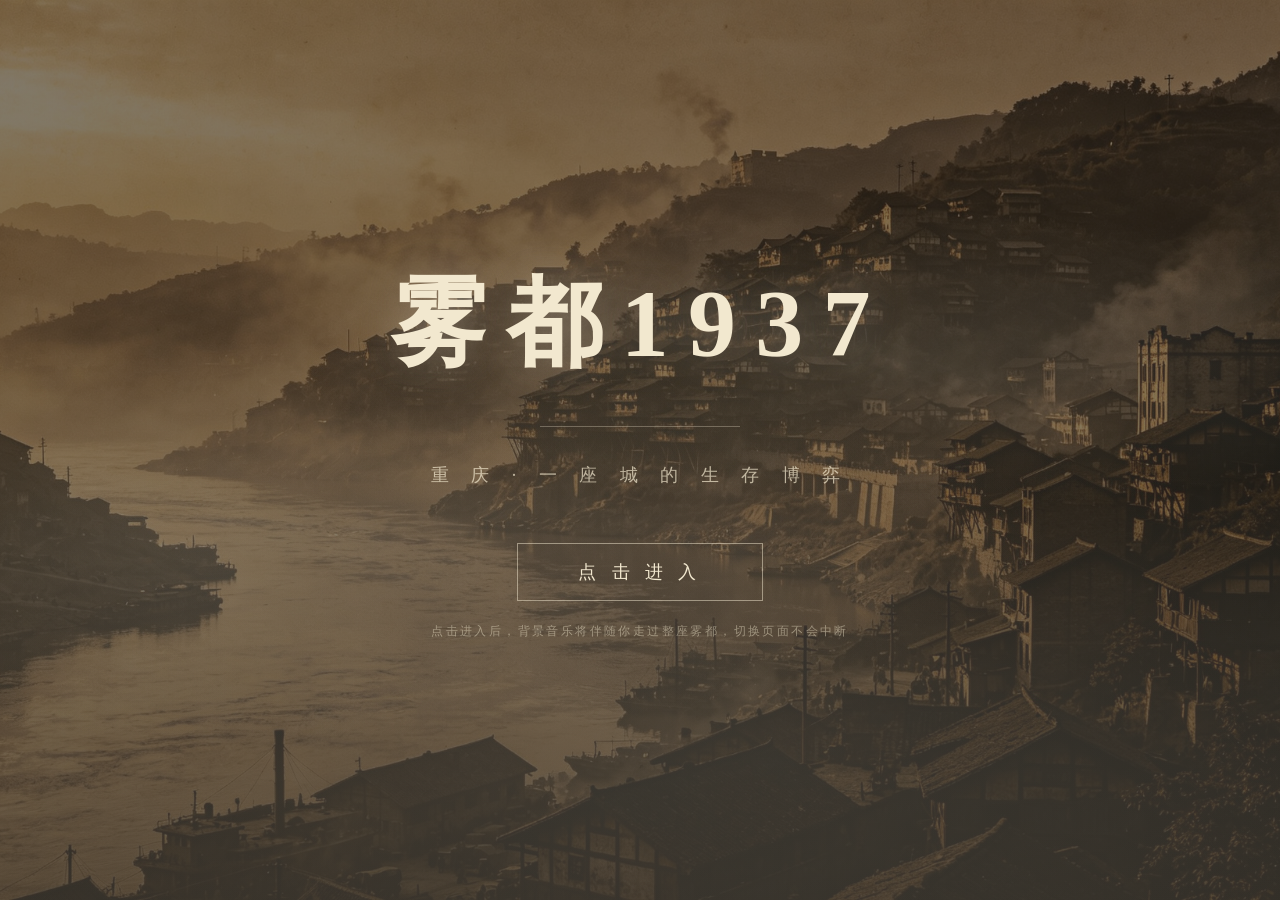
<file: pages/archive.html>
<!DOCTYPE html>
<html lang="zh-CN">
<head>
  <meta charset="UTF-8">
  <script>
  /* 雾都1937 外壳引导（wudu1937-shell-bootstrap）：顶层打开时进入外壳，保证背景音乐跨页面持续播放 */
  (function () {
    var p = decodeURIComponent(window.location.pathname).replace(/\\/g, '/');
    var m = p.match(/(pages\/scenes\/[A-Za-z0-9_-]+\.html|pages\/[A-Za-z0-9_-]+\.html|index\.html)/i);
    var rel = m ? m[1] : 'index.html';
    if (window.top === window.self) {
      var prefix = rel.indexOf('pages/scenes/') === 0 ? '../../'
        : rel.indexOf('pages/') === 0 ? '../' : '';
      window.location.replace(prefix + 'app.html#' + rel);
    } else {
      var notify = function () {
        try { window.top.postMessage({ __wudu1937: 'nav', rel: rel }, '*'); } catch (e) {}
      };
      if (document.readyState === 'loading') {
        document.addEventListener('DOMContentLoaded', notify);
      } else {
        notify();
      }
    }
  })();
  </script>
  <meta name="viewport" content="width=device-width, initial-scale=1.0">
  <title>我的档案柜 · 雾都1937</title>
  <link rel="stylesheet" href="../assets/css/style.css">
  <style>
    .archive-grid {
      display: grid;
      grid-template-columns: repeat(auto-fill, minmax(280px, 1fr));
      gap: 24px;
      margin-top: 32px;
    }
    .archive-item {
      background: var(--paper-dark);
      border: 1px solid rgba(43,36,24,0.2);
      padding: 24px;
      position: relative;
      transition: all 0.3s;
    }
    .archive-item:hover {
      transform: translateY(-4px);
      box-shadow: 4px 8px 16px var(--shadow);
    }
    .archive-item .item-icon {
      font-size: 40px;
      margin-bottom: 12px;
    }
    .archive-item .item-name {
      font-family: 'Ma Shan Zheng', cursive;
      font-size: 20px;
      margin-bottom: 8px;
    }
    .archive-item .item-time {
      font-size: 12px;
      color: var(--ink-light);
    }
    .archive-item .seal-stamp {
      position: absolute;
      top: 16px;
      right: 16px;
      width: 40px;
      height: 40px;
      border: 2px solid var(--seal);
      border-radius: 50%;
      color: var(--seal);
      display: flex;
      align-items: center;
      justify-content: center;
      font-size: 10px;
      transform: rotate(15deg);
      opacity: 0.6;
    }
    .empty-state {
      text-align: center;
      padding: 80px 20px;
      color: var(--ink-light);
    }
    .empty-state .empty-icon { font-size: 64px; margin-bottom: 16px; }
    .progress-bar {
      background: rgba(43,36,24,0.1);
      height: 8px;
      border-radius: 4px;
      overflow: hidden;
      margin-top: 16px;
    }
    .progress-fill {
      height: 100%;
      background: var(--seal);
      transition: width 0.5s;
    }
  </style>
</head>
<body>

  <nav class="top-nav">
    <a href="../index.html" class="logo">雾都1937</a>
    <div class="nav-links">
      <a href="../index.html">城厢图</a>
      <a href="archive.html" class="active">档案柜</a>
      <a href="characters.html">人物谱</a>
      <a href="timeline.html">时间轴</a>
    </div>
  </nav>

  <div class="page-container">
    <h2 class="section-title">我的档案柜</h2>
    <p class="section-subtitle">你 在 雾 都 拾 得 的 每 一 片 记 忆</p>

    <div class="vintage-card" style="margin-bottom: 32px;">
      <div style="display: flex; justify-content: space-between; align-items: center; flex-wrap: wrap; gap: 16px;">
        <div>
          <strong style="font-size: 18px;">收集进度</strong>
          <div style="font-size: 13px; color: var(--ink-light); margin-top: 4px;">
            每一件档案，都是一段被记住的历史
          </div>
        </div>
        <div style="text-align: right;">
          <span style="font-size: 28px; font-family: 'Ma Shan Zheng', cursive;" id="count-display">0</span>
          <span style="color: var(--ink-light);"> 件</span>
        </div>
      </div>
      <div class="progress-bar">
        <div class="progress-fill" id="progress-fill" style="width: 0%;"></div>
      </div>
    </div>

    <div class="archive-grid" id="archive-grid">
      <!-- 动态填充 -->
    </div>

    <div class="vintage-card" id="complete-card" style="display:none; margin-top:32px; text-align:center; border-left:4px solid var(--seal);">
      <div style="font-size:40px; margin-bottom:12px;">🕯️</div>
      <h3 style="font-family:'Ma Shan Zheng',cursive; font-size:26px; margin-bottom:10px;">七件档案，七段记忆</h3>
      <p style="color:var(--ink-light); font-size:14px; line-height:2;">
        你已集齐这趟旅程的全部档案。<br>
        它们属于一个工人、一个学生、一个报人、一个军属，也属于码头、茶馆、报馆里的每一个普通人——<br>
        属于每一个在轰炸中没有低头的大后方。
      </p>
      <a href="ending.html" class="btn-vintage" style="margin-top:20px;">前往终章 · 天亮了</a>
    </div>

    <div class="empty-state" id="empty-state" style="display:none;">
      <div class="empty-icon">📭</div>
      <p style="font-size: 18px; margin-bottom: 8px;">档案柜还是空的</p>
      <p style="font-size: 14px;">去地图上探索吧，在每一个场景里拾得属于你的历史碎片</p>
      <a href="../index.html" class="btn-vintage" style="margin-top: 24px;">前往地图</a>
    </div>
  </div>

  <script src="../assets/js/main.js"></script>
  <script>
    document.addEventListener('DOMContentLoaded', () => {
      loadProgress();
      const grid = document.getElementById('archive-grid');
      const empty = document.getElementById('empty-state');
      const completeCard = document.getElementById('complete-card');
      const count = GameState.collected.length;

      document.getElementById('count-display').textContent = count;
      document.getElementById('progress-fill').style.width = Math.min(count / 7 * 100, 100) + '%';

      if (count === 0) {
        empty.style.display = 'block';
        return;
      }

      const iconMap = {
        'choice': '🎭', 'dock': '📦', 'tunnel': '📝', 'newspaper': '✉️',
        'school': '📖', 'airport': '🎖️', 'ciqikou': '📒', 'default': '📁'
      };

      GameState.collected.forEach(item => {
        let icon = '📁';
        for (const key in iconMap) {
          if (item.id.includes(key)) { icon = iconMap[key]; break; }
        }
        const div = document.createElement('div');
        div.className = 'archive-item';
        div.innerHTML = `
          <div class="seal-stamp">已藏</div>
          <div class="item-icon">${icon}</div>
          <div class="item-name">${item.name}</div>
          <div class="item-time">拾于：${item.time || '未知'}</div>
        `;
        grid.appendChild(div);
      });

      if (count >= 7) {
        completeCard.style.display = 'block';
      }
    });
  </script>
</body>
</html>
</file>
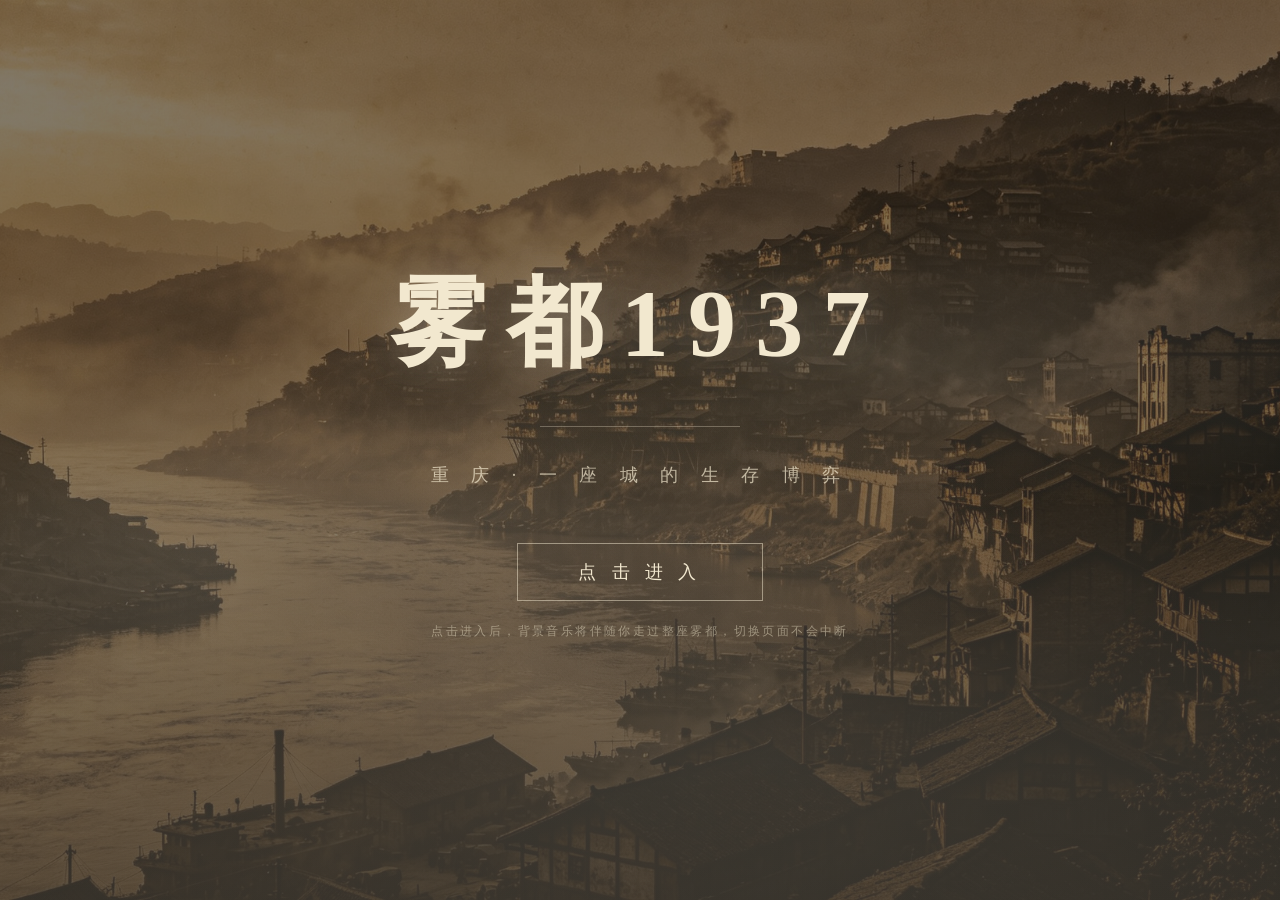
<file: pages/characters.html>
<!DOCTYPE html>
<html lang="zh-CN">
<head>
  <meta charset="UTF-8">
  <script>
  /* 雾都1937 外壳引导（wudu1937-shell-bootstrap）：顶层打开时进入外壳，保证背景音乐跨页面持续播放 */
  (function () {
    var p = decodeURIComponent(window.location.pathname).replace(/\\/g, '/');
    var m = p.match(/(pages\/scenes\/[A-Za-z0-9_-]+\.html|pages\/[A-Za-z0-9_-]+\.html|index\.html)/i);
    var rel = m ? m[1] : 'index.html';
    if (window.top === window.self) {
      var prefix = rel.indexOf('pages/scenes/') === 0 ? '../../'
        : rel.indexOf('pages/') === 0 ? '../' : '';
      window.location.replace(prefix + 'app.html#' + rel);
    } else {
      var notify = function () {
        try { window.top.postMessage({ __wudu1937: 'nav', rel: rel }, '*'); } catch (e) {}
      };
      if (document.readyState === 'loading') {
        document.addEventListener('DOMContentLoaded', notify);
      } else {
        notify();
      }
    }
  })();
  </script>
  <meta name="viewport" content="width=device-width, initial-scale=1.0">
  <title>战时人物谱 · 雾都1937</title>
  <link rel="stylesheet" href="../assets/css/style.css">
  <style>
    /* 群像立意 */
    .intent-card {
      max-width: 900px;
      margin: 0 auto 48px;
      background: #2a2520;
      color: var(--paper);
      padding: 32px 36px;
      line-height: 2.1;
      font-size: 14.5px;
    }
    .intent-card h3 {
      font-family: 'Ma Shan Zheng', cursive;
      color: #e8c896;
      font-size: 24px;
      margin-bottom: 12px;
    }
    .intent-card .pillar {
      display: flex; gap: 10px; align-items: baseline;
      margin-top: 8px;
    }
    .intent-card .pillar b { color: #e8c896; white-space: nowrap; font-weight: 600; }
    .intent-card .closing {
      margin-top: 16px; padding-top: 14px;
      border-top: 1px dashed rgba(242,232,207,0.25);
      color: rgba(242,232,207,0.85);
    }

    /* 各幕亲历者对应表 */
    .cast-table-wrap {
      max-width: 900px;
      margin: 0 auto 56px;
      background: var(--paper-dark);
      border: 1px solid rgba(43,36,24,0.2);
      box-shadow: 6px 6px 0 var(--shadow);
      padding: 8px 20px 20px;
    }
    table.cast-table {
      width: 100%;
      border-collapse: collapse;
      font-size: 14px;
    }
    table.cast-table th {
      font-family: 'Ma Shan Zheng', cursive;
      font-size: 17px;
      color: var(--seal);
      letter-spacing: 0.1em;
      padding: 12px 8px;
      border-bottom: 2px solid rgba(43,36,24,0.25);
    }
    table.cast-table td {
      padding: 12px 8px;
      border-bottom: 1px dashed rgba(43,36,24,0.15);
      color: var(--ink-light);
      text-align: center;
    }
    table.cast-table td.act { font-weight: 600; color: var(--ink); white-space: nowrap; }
    table.cast-table td.who { color: var(--seal); font-weight: 600; }
    table.cast-table tr.core td { background: rgba(139,46,46,0.07); }
    table.cast-table tr:last-child td { border-bottom: none; }

    .char-grid {
      display: grid;
      grid-template-columns: repeat(auto-fit, minmax(260px, 1fr));
      gap: 32px;
      margin-top: 32px;
    }
    .char-card {
      background: var(--paper-dark);
      border: 1px solid rgba(43,36,24,0.2);
      padding: 32px 24px;
      text-align: center;
      position: relative;
      transition: all 0.3s;
    }
    .char-card:hover {
      transform: translateY(-6px);
      box-shadow: 6px 12px 24px var(--shadow);
    }
    .char-card .avatar {
      width: 140px;
      height: 180px;
      margin: 0 auto 20px;
      border-radius: 4px;
      overflow: hidden;
      border: 4px solid var(--paper);
      box-shadow: 0 4px 16px var(--shadow);
    }
    .char-card .avatar img {
      width: 100%; height: 100%; object-fit: cover;
      filter: sepia(0.3) contrast(0.95);
    }
    .char-card .name {
      font-family: 'Ma Shan Zheng', cursive;
      font-size: 28px;
      margin-bottom: 4px;
    }
    .char-card .role {
      color: var(--seal);
      font-size: 13px;
      letter-spacing: 0.2em;
      margin-bottom: 10px;
    }
    .char-card .tag-row { margin-bottom: 14px; }
    .char-card .group-tag,
    .char-card .acts {
      display: inline-block;
      font-size: 12px;
      padding: 3px 12px;
      margin: 2px 4px;
      letter-spacing: 0.08em;
    }
    .char-card .group-tag {
      color: var(--paper);
      background: var(--moss);
    }
    .char-card .acts {
      color: var(--moss);
      border: 1px solid rgba(45,74,62,0.4);
    }
    .char-card .contrib {
      font-size: 12.5px;
      color: var(--moss);
      line-height: 1.8;
      text-align: left;
      margin-bottom: 14px;
      padding: 10px 12px;
      background: rgba(45,74,62,0.08);
      border-left: 3px solid var(--moss);
    }
    .char-card .bio {
      font-size: 13px;
      color: var(--ink-light);
      line-height: 1.9;
      text-align: left;
    }
    .char-card .quote {
      margin-top: 16px;
      padding-top: 16px;
      border-top: 1px dashed rgba(43,36,24,0.2);
      font-style: italic;
      font-size: 13px;
      color: var(--ink);
    }
  </style>
</head>
<body>

  <nav class="top-nav">
    <a href="../index.html" class="logo">雾都1937</a>
    <div class="nav-links">
      <a href="../index.html">城厢图</a>
      <a href="archive.html">档案柜</a>
      <a href="characters.html" class="active">人物谱</a>
      <a href="timeline.html">时间轴</a>
    </div>
  </nav>

  <div class="page-container">
    <h2 class="section-title">战时人物谱</h2>
    <p class="section-subtitle">大 后 方 的 四 种 身 影</p>

    <!-- 群像立意：为什么是这四个人 -->
    <div class="intent-card">
      <h3>为什么是他们四个？</h3>
      <p>
        战争不只有前线。国民政府移驻重庆后，沿海的工厂、学校、报馆、民众沿江西迁，
        一座山城撑起了整个中国的后方。这场战争能撑下来，靠的不只是军人——
        而是<b>工人、学生、报人、军属</b>这些普通人，在各自的位置上没有松手。
      </p>
      <div class="pillar"><b>工人 · 林阿婆</b><span>：工厂迁到哪里，生产就跟到哪里，为前线保住物资与布匹。</span></div>
      <div class="pillar"><b>学生 · 苏同学</b><span>：敌人炸得了校舍，炸不了读书的火种，青年在炮火里救亡、求学。</span></div>
      <div class="pillar"><b>报人 · 陈先生</b><span>：轰炸声里照常出报，把真相和民心一笔一笔印出来。</span></div>
      <div class="pillar"><b>军属 · 周太太</b><span>：她守望的天空就是前线，机场边的军人、民工与眷属共筑空中防线。</span></div>
      <p class="closing">
        另有市井商户（磁器口的茶馆掌柜、码头工人、防护团、印刷工、机械兵等）作为场景中的配角出现。
        他们没有一个人是“英雄”，但合在一起，就是一座城的脊梁。
      </p>
    </div>

    <!-- 各幕固定亲历者对应表 -->
    <div class="cast-table-wrap">
      <table class="cast-table">
        <thead>
          <tr>
            <th>幕</th><th>地点</th><th>时间</th><th>这一幕的亲历者</th>
          </tr>
        </thead>
        <tbody>
          <tr>
            <td class="act">第一幕</td><td>朝天门码头</td><td>1938 · 春</td><td class="who">林阿婆 · 工人</td>
          </tr>
          <tr class="core">
            <td class="act">第二幕</td><td>较场口大隧道</td><td>1941 · 6 · 5</td><td class="who">林阿婆 · 工人</td>
          </tr>
          <tr>
            <td class="act">第三幕</td><td>新华日报社</td><td>1941 · 6 · 6</td><td class="who">陈先生 · 报人</td>
          </tr>
          <tr>
            <td class="act">第四幕</td><td>沙坪坝学校</td><td>1941 · 秋</td><td class="who">苏同学 · 学生</td>
          </tr>
          <tr>
            <td class="act">第五幕</td><td>广阳坝机场</td><td>1943 · 秋</td><td class="who">周太太 · 军属</td>
          </tr>
          <tr>
            <td class="act">第六幕</td><td>磁器口古镇</td><td>1944 · 冬</td><td class="who">林阿婆 · 工人</td>
          </tr>
          <tr>
            <td class="act">终章</td><td>胜利之夜</td><td>1945 · 8 · 15</td><td class="who">群像 · 天亮了</td>
          </tr>
        </tbody>
      </table>
    </div>

    <h3 class="section-title" style="font-size:34px; margin-bottom: 8px;">四位当事人</h3>
    <p class="section-subtitle">跟 着 他 们 的 脚 步 走 进 那 一 夜</p>

    <div class="char-grid">
      <div class="char-card">
        <div class="avatar"><img src="../assets/images/char-worker.jpg" alt="林阿婆"></div>
        <div class="name">林阿婆</div>
        <div class="role">纺织女工 · 南岸</div>
        <div class="tag-row">
          <span class="group-tag">工人</span>
          <span class="acts">第一 · 二 · 六幕</span>
        </div>
        <div class="contrib">贡献：随厂内迁、坚持生产，为前线纺纱织布；她代表的是“保住机器、保住后方”的产业工人。</div>
        <div class="bio">
          江苏无锡人，原在申新纱厂做工，1938年随厂内迁重庆。
          她在码头押运过机器，在较场口隧道躲过那一夜，也在磁器口为幸存者端过一碗茶。
          她活下来了，工友没有全活下来。
        </div>
        <div class="quote">“纱断了可以再接，人没了就什么都没了。”</div>
      </div>

      <div class="char-card">
        <div class="avatar"><img src="../assets/images/char-student.jpg" alt="苏同学"></div>
        <div class="name">苏同学</div>
        <div class="role">流亡学生 · 沙坪坝</div>
        <div class="tag-row">
          <span class="group-tag">学生</span>
          <span class="acts">第四幕</span>
        </div>
        <div class="contrib">贡献：炮火中继续读书、办救亡宣传、为伤兵义演，为民族保存知识与未来的火种。</div>
        <div class="bio">
          武汉人，1938年随学校西迁，就读于沙坪坝的临时中学。
          白天上课，晚上贴标语、演街头剧、为前线募捐。
          他们相信，敌人炸得了校舍，炸不了课本里的公式。
        </div>
        <div class="quote">“读书不是为了自己，是为了这个国家还有未来。”</div>
      </div>

      <div class="char-card">
        <div class="avatar"><img src="../assets/images/char-editor.jpg" alt="陈先生"></div>
        <div class="name">陈先生</div>
        <div class="role">报馆校对 · 化龙桥</div>
        <div class="tag-row">
          <span class="group-tag">报人</span>
          <span class="acts">第三幕</span>
        </div>
        <div class="contrib">贡献：轰炸最烈时坚持出报，在防空洞里传递号外与消息，记录真相、凝聚民心——笔也是枪。</div>
        <div class="bio">
          浙江人，在《新华日报》做校对。惨案第二天，他和工友连夜排号外，
          一个标点都不许错。他说，为他们说话的字，更不能错。
        </div>
        <div class="quote">“字不能歪，哪怕手在抖。”</div>
      </div>

      <div class="char-card">
        <div class="avatar"><img src="../assets/images/char-pilot.jpg" alt="周太太"></div>
        <div class="name">周太太</div>
        <div class="role">空军家属 · 广阳坝</div>
        <div class="tag-row">
          <span class="group-tag">军属</span>
          <span class="acts">第五幕</span>
        </div>
        <div class="contrib">贡献：随军驻扎、抢建跑道、检修战机，目送飞行员升空；她守望的那片天空，就是重庆的空中防线。</div>
        <div class="bio">
          成都人，丈夫是空军地勤机械师，她随部队驻扎在广阳坝机场附近。
          每天到坝子边数飞机，每一架都不一样。
          她等的那架编号，后来没有再回来。
        </div>
        <div class="quote">“天空很大，可我等的那架，不会落下来了。”</div>
      </div>
    </div>

    <div class="vintage-card" style="margin-top: 48px; text-align: center;">
      <p style="font-size: 15px; line-height: 2; color: var(--ink-light);">
        他们不是历史书里的名字。<br>
        他们是工人、学生、报人、军属，是父亲、母亲、丈夫、妻子、儿子、女儿——<br>
        是和你我一样的普通人，只是生在了那个年代。
      </p>
    </div>
  </div>

  <script src="../assets/js/main.js"></script>
</body>
</html>
</file>
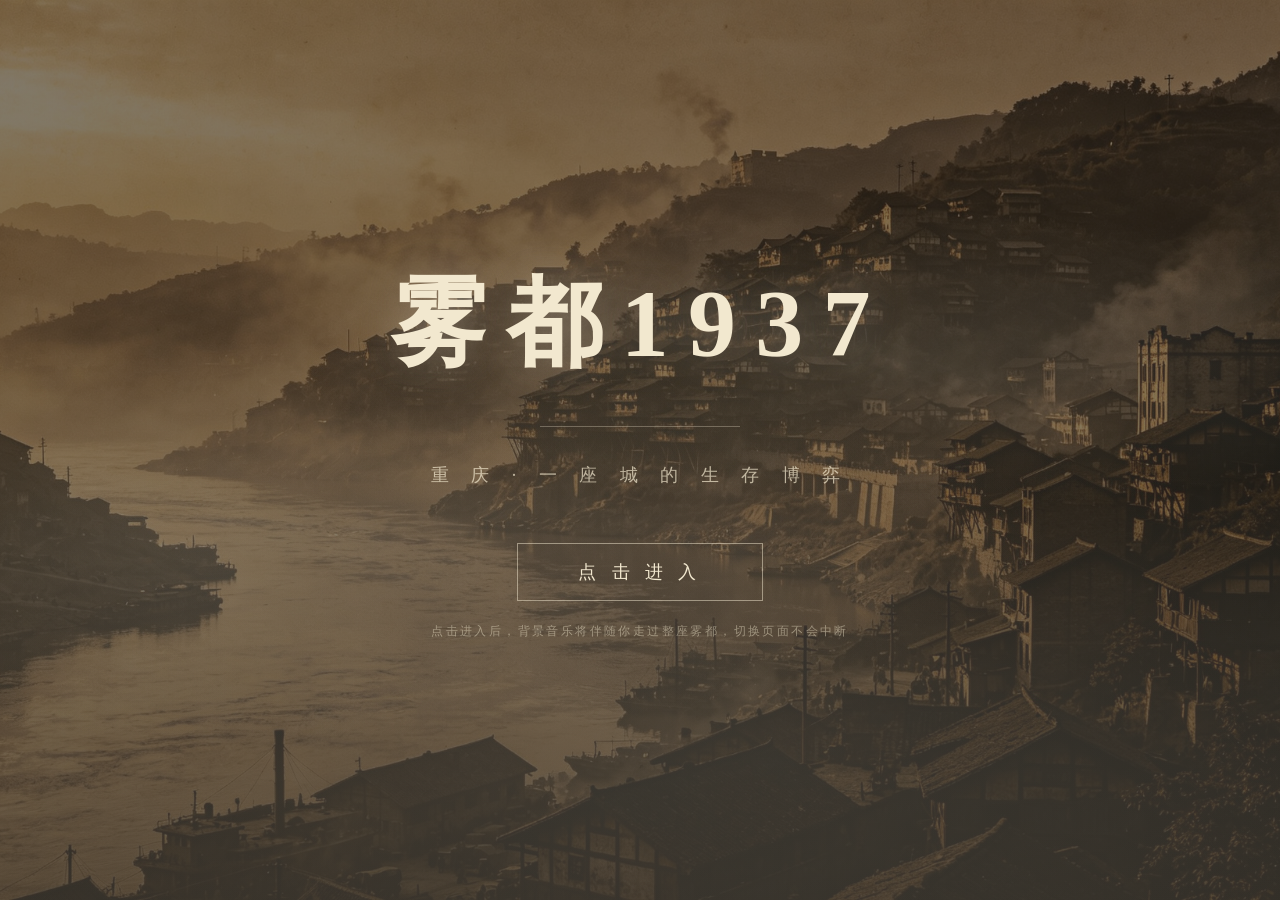
<file: pages/map.html>
<!DOCTYPE html>
<html lang="zh-CN">
<head>
  <meta charset="UTF-8">
  <script>
  /* 地图已并入首页（index.html）：此处统一跳转到首页城厢图 */
  (function () {
    if (window.top === window.self) {
      // 顶层直接打开：进入外壳并加载首页
      window.location.replace('../app.html#index.html');
    } else {
      // 已在外壳 iframe 内：iframe 直接回到首页
      window.location.replace('../index.html');
    }
  })();
  </script>
  <title>跳转中 · 雾都1937</title>
</head>
<body></body>
</html>
</file>
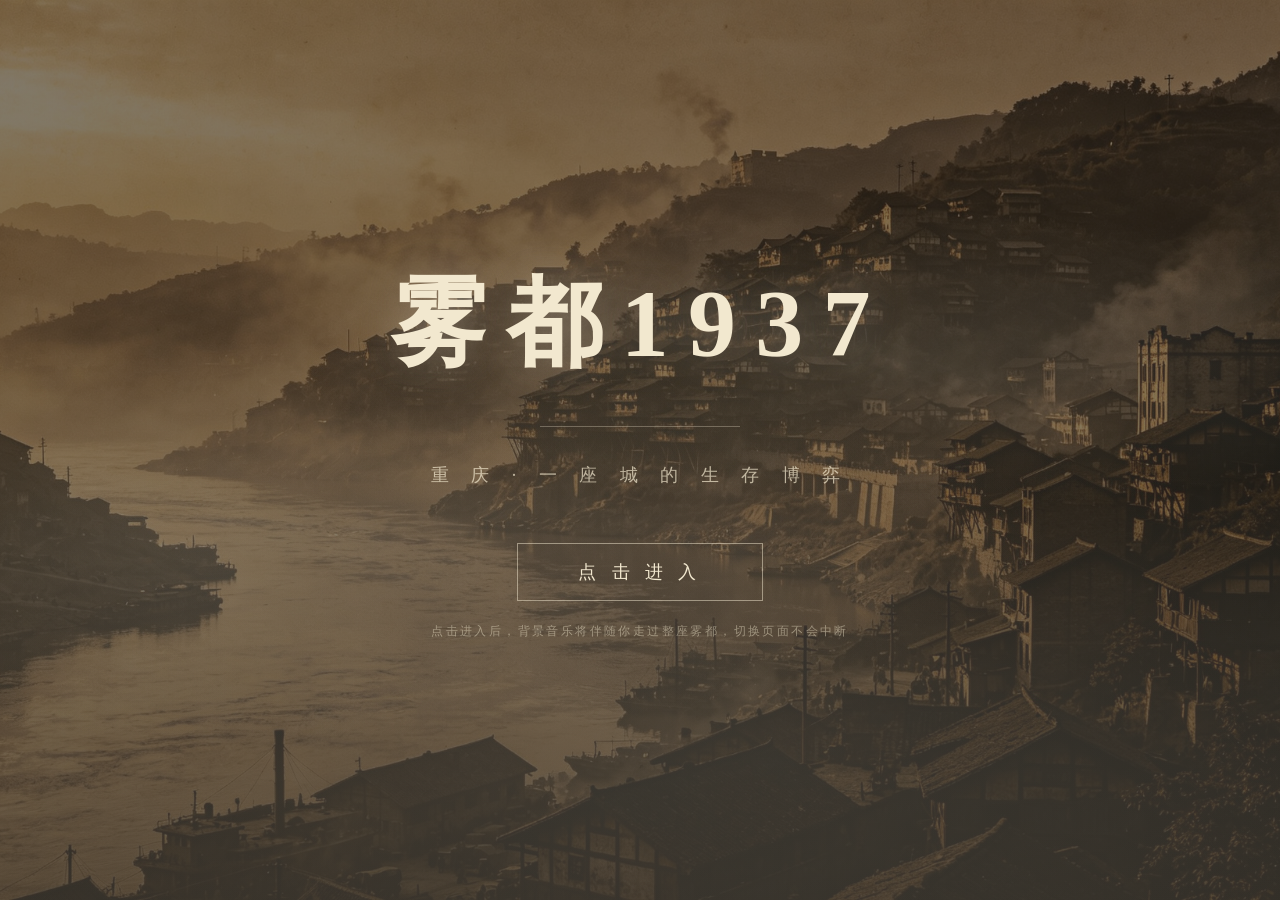
<file: pages/timeline.html>
<!DOCTYPE html>
<html lang="zh-CN">
<head>
  <meta charset="UTF-8">
  <script>
  /* 雾都1937 外壳引导（wudu1937-shell-bootstrap）：顶层打开时进入外壳，保证背景音乐跨页面持续播放 */
  (function () {
    var p = decodeURIComponent(window.location.pathname).replace(/\\/g, '/');
    var m = p.match(/(pages\/scenes\/[A-Za-z0-9_-]+\.html|pages\/[A-Za-z0-9_-]+\.html|index\.html)/i);
    var rel = m ? m[1] : 'index.html';
    if (window.top === window.self) {
      var prefix = rel.indexOf('pages/scenes/') === 0 ? '../../'
        : rel.indexOf('pages/') === 0 ? '../' : '';
      window.location.replace(prefix + 'app.html#' + rel);
    } else {
      var notify = function () {
        try { window.top.postMessage({ __wudu1937: 'nav', rel: rel }, '*'); } catch (e) {}
      };
      if (document.readyState === 'loading') {
        document.addEventListener('DOMContentLoaded', notify);
      } else {
        notify();
      }
    }
  })();
  </script>
  <meta name="viewport" content="width=device-width, initial-scale=1.0">
  <title>战时时间轴 · 雾都1937</title>
  <link rel="stylesheet" href="../assets/css/style.css">
  <style>
    .timeline-container {
      position: relative;
      max-width: 900px;
      margin: 40px auto;
      padding: 20px 0;
    }
    .timeline-container::before {
      content: '';
      position: absolute;
      left: 50%;
      top: 0;
      bottom: 0;
      width: 2px;
      background: rgba(43,36,24,0.2);
      transform: translateX(-50%);
    }
    .timeline-node {
      position: relative;
      width: 50%;
      padding: 20px 40px;
      box-sizing: border-box;
    }
    .timeline-node:nth-child(odd) {
      left: 0;
      text-align: right;
    }
    .timeline-node:nth-child(even) {
      left: 50%;
    }
    .timeline-node::after {
      content: '';
      position: absolute;
      top: 32px;
      width: 14px;
      height: 14px;
      background: var(--seal);
      border-radius: 50%;
      border: 3px solid var(--paper);
      box-shadow: 0 0 0 2px var(--seal);
    }
    .timeline-node:nth-child(odd)::after { right: -7px; }
    .timeline-node:nth-child(even)::after { left: -7px; }

    .timeline-date {
      font-family: 'Ma Shan Zheng', cursive;
      font-size: 22px;
      color: var(--seal);
      margin-bottom: 8px;
    }
    .timeline-title {
      font-size: 16px;
      font-weight: 600;
      margin-bottom: 8px;
      color: var(--ink);
    }
    .timeline-desc {
      font-size: 13px;
      color: var(--ink-light);
      line-height: 1.8;
    }

    @media (max-width: 768px) {
      .timeline-container::before { left: 20px; }
      .timeline-node, .timeline-node:nth-child(odd), .timeline-node:nth-child(even) {
        width: 100%;
        left: 0;
        text-align: left;
        padding-left: 50px;
      }
      .timeline-node:nth-child(odd)::after,
      .timeline-node:nth-child(even)::after { left: 13px; }
    }
  </style>
</head>
<body>

  <nav class="top-nav">
    <a href="../index.html" class="logo">雾都1937</a>
    <div class="nav-links">
      <a href="../index.html">城厢图</a>
      <a href="archive.html">档案柜</a>
      <a href="characters.html">人物谱</a>
      <a href="timeline.html" class="active">时间轴</a>
    </div>
  </nav>

  <div class="page-container">
    <h2 class="section-title">战时重庆 · 时间轴</h2>
    <p class="section-subtitle">1937 — 1946 · 一 座 城 的 九 年</p>

    <div class="timeline-container">

      <div class="timeline-node">
        <div class="timeline-date">1937.07—12</div>
        <div class="timeline-title">全面抗战爆发 · 国府移驻重庆</div>
        <div class="timeline-desc">
          7月7日卢沟桥事变，全面抗战爆发。11月上海沦陷、南京危急，
          国民政府宣布移驻重庆，12月1日在重庆正式办公。
          工厂、学校、报馆与千万民众开始沿江西迁——
          这正是“雾都1937”的起点，也是你走进码头、走进隧道的缘由。
        </div>
      </div>

      <div class="timeline-node">
        <div class="timeline-date">1938.10</div>
        <div class="timeline-title">武汉沦陷 · 工厂内迁潮</div>
        <div class="timeline-desc">
          武汉失守，最后一批工厂、学校、难民沿长江西上抵达重庆。
          朝天门码头24小时不停，山城开始膨胀。
        </div>
      </div>

      <div class="timeline-node">
        <div class="timeline-date">1939.05</div>
        <div class="timeline-title">"五三""五四"大轰炸</div>
        <div class="timeline-desc">
          日军连续两天对重庆城区大规模轰炸，市中心化为火海。
          这是重庆第一次直面战争的残酷。
        </div>
      </div>

      <div class="timeline-node">
        <div class="timeline-date">1941.06.05</div>
        <div class="timeline-title">较场口大隧道惨案</div>
        <div class="timeline-desc">
          日军夜袭持续6小时，大量市民涌入大隧道防空洞。
          通风不足导致窒息踩踏，数千人遇难——重庆最黑暗的一夜。
        </div>
      </div>

      <div class="timeline-node">
        <div class="timeline-date">1941.12</div>
        <div class="timeline-title">太平洋战争爆发</div>
        <div class="timeline-desc">
          滇缅公路被切断，重庆成为"孤立之都"。
          驼峰航线成为唯一的对外生命线。
        </div>
      </div>

      <div class="timeline-node">
        <div class="timeline-date">1943.08</div>
        <div class="timeline-title">轰炸结束</div>
        <div class="timeline-desc">
          因美军在太平洋战场的推进，日军停止对重庆的大规模轰炸。
          5年半的煎熬，终于迎来了片刻安宁。
        </div>
      </div>

      <div class="timeline-node">
        <div class="timeline-date">1945.08</div>
        <div class="timeline-title">抗战胜利</div>
        <div class="timeline-desc">
          日本宣布无条件投降。重庆全城沸腾，人们涌上街头，
          哭着、笑着、唱着——八年了，终于等到了。
        </div>
      </div>

      <div class="timeline-node">
        <div class="timeline-date">1946.05</div>
        <div class="timeline-title">还都南京</div>
        <div class="timeline-desc">
          国民政府迁回南京。重庆完成了它作为战时首都的使命。
          那些内迁的工厂、学校、人，有的回去了，有的留下了。
        </div>
      </div>

    </div>

    <div class="vintage-card" style="margin-top: 48px; text-align: center;">
      <p style="font-size: 14px; line-height: 2; color: var(--ink-light);">
        九年。从1937到1946。<br>
        这座城市记住的不是胜利的欢呼，而是——<br>
        那些再也没有回来的人，和活下来的人，如何继续往前走。
      </p>
    </div>
  </div>

  <script src="../assets/js/main.js"></script>
</body>
</html>
</file>
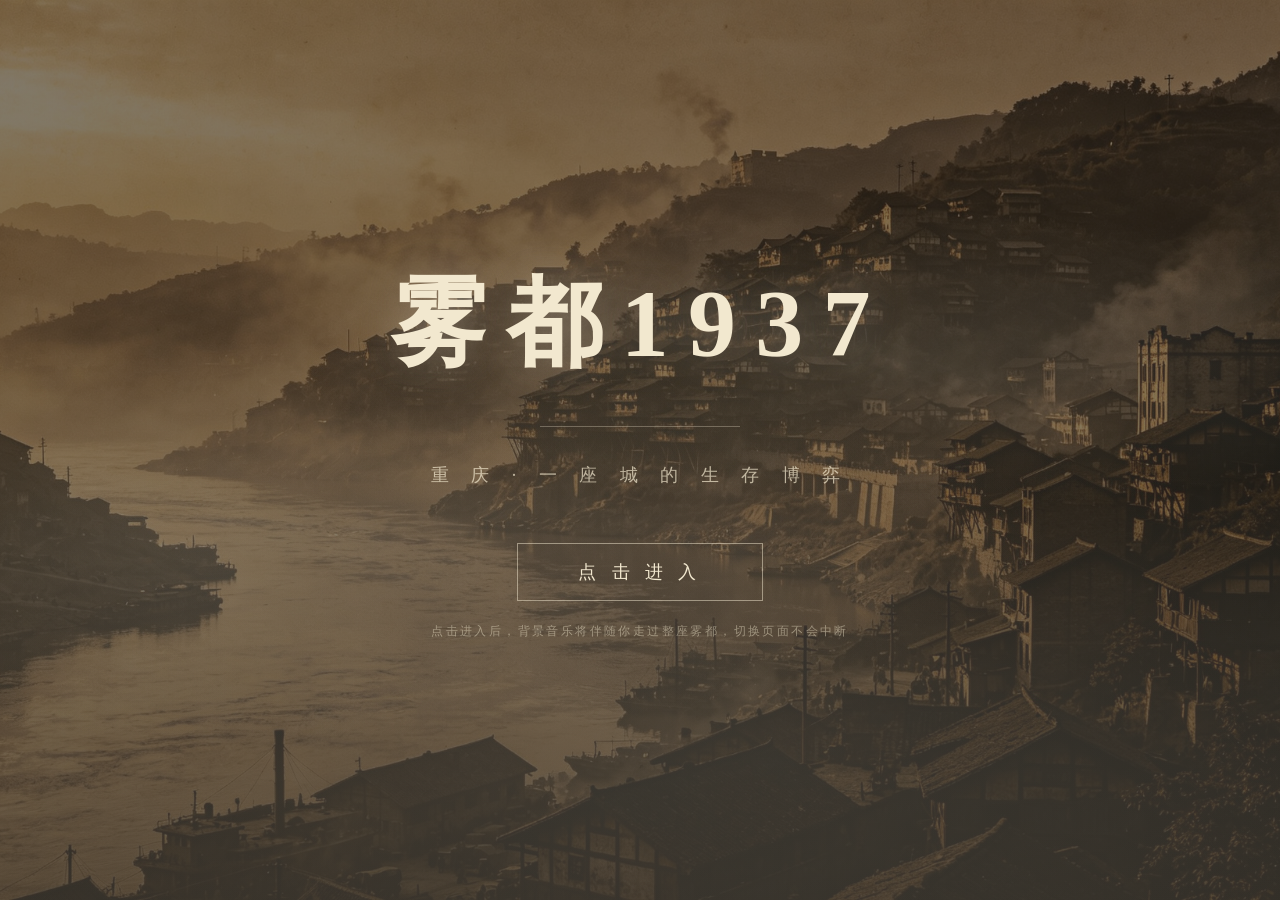
<file: pages/scenes/airport.html>
<!DOCTYPE html>
<html lang="zh-CN">
<head>
  <meta charset="UTF-8">
  <script>
  /* 雾都1937 外壳引导（wudu1937-shell-bootstrap）：顶层打开时进入外壳，保证背景音乐跨页面持续播放 */
  (function () {
    var p = decodeURIComponent(window.location.pathname).replace(/\\/g, '/');
    var m = p.match(/(pages\/scenes\/[A-Za-z0-9_-]+\.html|pages\/[A-Za-z0-9_-]+\.html|index\.html)/i);
    var rel = m ? m[1] : 'index.html';
    if (window.top === window.self) {
      var prefix = rel.indexOf('pages/scenes/') === 0 ? '../../'
        : rel.indexOf('pages/') === 0 ? '../' : '';
      window.location.replace(prefix + 'app.html#' + rel);
    } else {
      var notify = function () {
        try { window.top.postMessage({ __wudu1937: 'nav', rel: rel }, '*'); } catch (e) {}
      };
      if (document.readyState === 'loading') {
        document.addEventListener('DOMContentLoaded', notify);
      } else {
        notify();
      }
    }
  })();
  </script>
  <meta name="viewport" content="width=device-width, initial-scale=1.0">
  <title>广阳坝机场 · 雾都1937</title>
  <link rel="stylesheet" href="../../assets/css/style.css">
  <style>
    .scene-header {
      height: 62vh;
      --scene-bg:
        linear-gradient(180deg, rgba(30,40,50,0.3) 0%, rgba(20,26,32,0.6) 100%),
        url('../../assets/images/airport-bg.jpg') center/cover no-repeat;
      display: flex;
      flex-direction: column;
      justify-content: center;
      align-items: center;
      position: relative;
      overflow: hidden;
    }
    .scene-title {
      font-family: 'Ma Shan Zheng', cursive;
      font-size: 72px;
      color: var(--paper);
      z-index: 2;
      text-shadow: 0 0 30px rgba(0,0,0,0.6);
      animation: titleIn 1.6s ease both;
    }
    @keyframes titleIn { from { opacity: 0; letter-spacing: 1.2em; } to { opacity: 1; letter-spacing: 0.1em; } }
    .scene-date {
      color: rgba(242, 232, 207, 0.75);
      font-size: 16px;
      letter-spacing: 0.4em;
      margin-top: 16px;
      z-index: 2;
    }

    .fact-box {
      background: var(--paper-dark);
      padding: 32px;
      margin: 32px 0;
      border: 1px solid rgba(43,36,24,0.15);
    }
    .fact-box h4 {
      font-family: 'Ma Shan Zheng', cursive;
      font-size: 22px;
      margin-bottom: 16px;
    }
    .fact-box p { line-height: 2; font-size: 15px; color: var(--ink-light); }

    .stat-row {
      display: grid;
      grid-template-columns: repeat(auto-fit, minmax(160px, 1fr));
      gap: 16px;
      margin: 24px 0;
    }
    .stat-cell {
      background: #2a2520;
      color: var(--paper);
      padding: 24px 16px;
      text-align: center;
    }
    .stat-cell .n {
      font-family: 'Ma Shan Zheng', cursive;
      font-size: 34px;
      color: #e8c896;
    }
    .stat-cell .d {
      font-size: 12px;
      opacity: 0.7;
      margin-top: 6px;
      letter-spacing: 0.15em;
    }

    .collect-btn {
      display: inline-block;
      margin-top: 16px;
      padding: 10px 24px;
      background: #4a5a6a;
      color: var(--paper);
      border: none;
      font-family: 'Noto Serif SC', serif;
      cursor: pointer;
      font-size: 14px;
      letter-spacing: 0.1em;
    }
    .collect-btn:hover { opacity: 0.9; }

    .scene-nav {
      display: flex;
      justify-content: space-between;
      gap: 16px;
      margin-top: 60px;
      padding-top: 32px;
      border-top: 1px solid rgba(43,36,24,0.15);
    }
  </style>
</head>
<body>

  <nav class="top-nav">
    <a href="../../index.html" class="logo">雾都1937</a>
    <div class="nav-links">
      <a href="../../index.html">城厢图</a>
      <a href="../archive.html">档案柜</a>
      <a href="../characters.html">人物谱</a>
      <a href="../timeline.html">时间轴</a>
    </div>
  </nav>

  <header class="scene-header">
    <h1 class="scene-title">广阳坝机场</h1>
    <p class="scene-date">民 国 三 十 二 年 · 秋</p>
  </header>

  <div class="page-container">

    <div style="text-align: center; margin: 40px 0 8px;">
      <button class="btn-vintage scene-enter-btn" onclick="startScene('airport')">
        走上跑道 ▶
      </button>
    </div>
    <button class="ambient-btn" type="button" onclick="toggleAmbient(this, 'plane')">
      🔈 开启环境音（风 · 飞机掠过）
    </button>

    <div class="fact-box">
      <h4>📜 历史现场：驼峰航线</h4>
      <p>
        1942年滇缅公路被日军切断后，中美两国开辟了从印度阿萨姆邦
        飞越喜马拉雅山脉直达中国昆明、重庆的空中补给线——
        因航线飞越海拔4000-6000米的高山，被称为<strong>"驼峰航线"</strong>。
      </p>
      <div class="stat-row">
        <div class="stat-cell"><div class="n">65万吨</div><div class="d">战略物资</div></div>
        <div class="stat-cell"><div class="n">600+</div><div class="d">损失飞机</div></div>
        <div class="stat-cell"><div class="n">近2000</div><div class="d">牺牲飞行员</div></div>
      </div>
      <p>
        航线下方的山谷里，堆满了飞机残骸，在阳光下闪着铝光——
        飞行员们把那条山谷叫做<strong>"铝谷"</strong>。
      </p>
    </div>

    <div class="fact-box">
      <h4>📷 历史影像</h4>
      <div class="photo-gallery">
        <div class="photo-item">
          <figure class="photo-figure">
            <img src="../../assets/images/airport-bg.jpg" alt="广阳坝机场">
            <figcaption class="photo-caption">
              广阳坝机场：晨雾中的跑道，机械师在运输机起飞前做最后检查
            </figcaption>
          </figure>
          <figure class="photo-figure">
            <img src="../../assets/images/airport-hangar.jpg" alt="广阳坝机库施工">
            <figcaption class="photo-caption">
              正在修的机库：工匠用竹木搭起拱形机棚，碎石满地，他们一边挨炸，一边给飞机修一个家
            </figcaption>
          </figure>
        </div>
        <div class="photo-item">
          <figure class="photo-figure">
            <img src="../../assets/images/char-pilot.jpg" alt="空军家属">
            <figcaption class="photo-caption">
              空军家属：她们每天在坝子边数飞机，等一架编号熟悉的飞机回来
            </figcaption>
          </figure>
        </div>
      </div>
    </div>

    <div class="fact-box">
      <h4>📁 现场拾得</h4>
      <p>
        在机场旁的临时营房里，你发现一块飞行员的身份牌，铜牌上刻着：<br><br>
        <em style="color: #4a5a6a; font-size: 18px;">"飞行大队 · 机械师 · 周某某"，背面还刻了两个字："等我"。</em>
      </p>
      <button class="collect-btn" onclick="collectItem('airport_tag','飞行员身份牌'); playSound('collect');">
        收入档案柜 📂
      </button>
    </div>

    <div class="fact-box unlock-card" style="border-left: 4px solid var(--seal);">
      <h4>🔓 新地点解锁</h4>
      <p>
        小沈说，今天有一批后方送来的棉衣和茶叶，要卸在<strong>磁器口古镇</strong>——
        轰炸最凶的那几年，那里是全城人的退路。"去看看吧，那里有重庆的另一种样子。"
      </p>
      <button class="collect-btn" style="background: var(--seal);" onclick="goToNext('airport','ciqikou.html')">
        前往磁器口古镇 →
      </button>
    </div>

    <div class="scene-nav">
      <a href="school.html" class="btn-vintage secondary">← 上一幕：沙坪坝学校</a>
      <a href="../../index.html" class="btn-vintage secondary">返回城厢图</a>
    </div>

  </div>

  <script src="../../assets/js/main.js"></script>
  <script>
    document.addEventListener('DOMContentLoaded', () => {
      mountSceneFX(document.querySelector('.scene-header'), 'airport');
    });
  </script>
</body>
</html>
</file>
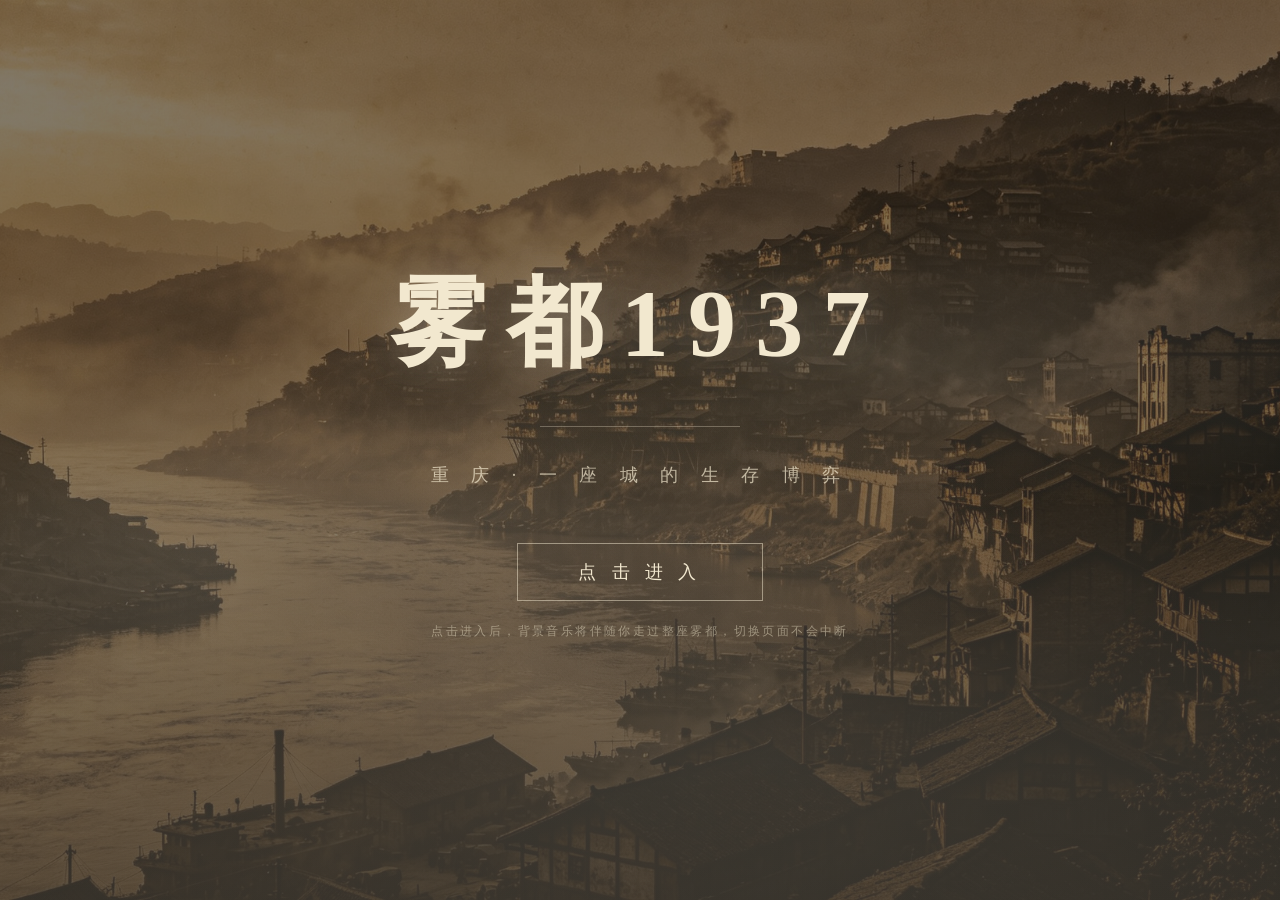
<file: pages/scenes/ciqikou.html>
<!DOCTYPE html>
<html lang="zh-CN">
<head>
  <meta charset="UTF-8">
  <script>
  /* 雾都1937 外壳引导（wudu1937-shell-bootstrap）：顶层打开时进入外壳，保证背景音乐跨页面持续播放 */
  (function () {
    var p = decodeURIComponent(window.location.pathname).replace(/\\/g, '/');
    var m = p.match(/(pages\/scenes\/[A-Za-z0-9_-]+\.html|pages\/[A-Za-z0-9_-]+\.html|index\.html)/i);
    var rel = m ? m[1] : 'index.html';
    if (window.top === window.self) {
      var prefix = rel.indexOf('pages/scenes/') === 0 ? '../../'
        : rel.indexOf('pages/') === 0 ? '../' : '';
      window.location.replace(prefix + 'app.html#' + rel);
    } else {
      var notify = function () {
        try { window.top.postMessage({ __wudu1937: 'nav', rel: rel }, '*'); } catch (e) {}
      };
      if (document.readyState === 'loading') {
        document.addEventListener('DOMContentLoaded', notify);
      } else {
        notify();
      }
    }
  })();
  </script>
  <meta name="viewport" content="width=device-width, initial-scale=1.0">
  <title>磁器口古镇 · 雾都1937</title>
  <link rel="stylesheet" href="../../assets/css/style.css">
  <style>
    .scene-header {
      height: 62vh;
      --scene-bg:
        linear-gradient(180deg, rgba(40,30,20,0.3) 0%, rgba(30,24,16,0.6) 100%),
        url('../../assets/images/ciqikou-bg.jpg') center/cover no-repeat;
      display: flex;
      flex-direction: column;
      justify-content: center;
      align-items: center;
      position: relative;
      overflow: hidden;
    }
    .scene-title {
      font-family: 'Ma Shan Zheng', cursive;
      font-size: 72px;
      color: var(--paper);
      z-index: 2;
      text-shadow: 0 0 30px rgba(0,0,0,0.6);
      animation: titleIn 1.6s ease both;
    }
    @keyframes titleIn { from { opacity: 0; letter-spacing: 1.2em; } to { opacity: 1; letter-spacing: 0.1em; } }
    .scene-date {
      color: rgba(242, 232, 207, 0.75);
      font-size: 16px;
      letter-spacing: 0.4em;
      margin-top: 16px;
      z-index: 2;
    }

    .fact-box {
      background: var(--paper-dark);
      padding: 32px;
      margin: 32px 0;
      border: 1px solid rgba(43,36,24,0.15);
    }
    .fact-box h4 {
      font-family: 'Ma Shan Zheng', cursive;
      font-size: 22px;
      color: #6a4a2a;
      margin-bottom: 16px;
    }
    .fact-box p { line-height: 2; font-size: 15px; color: var(--ink-light); }

    .teahouse-wall {
      background: #2a2520;
      color: var(--paper);
      padding: 40px 32px;
      margin: 40px 0;
      text-align: center;
    }
    .teahouse-wall .big {
      font-family: 'Ma Shan Zheng', cursive;
      font-size: 30px;
      color: #e8c896;
      line-height: 2;
    }

    .collect-btn {
      display: inline-block;
      margin-top: 16px;
      padding: 10px 24px;
      background: #5a4a3a;
      color: var(--paper);
      border: none;
      font-family: 'Noto Serif SC', serif;
      cursor: pointer;
      font-size: 14px;
      letter-spacing: 0.1em;
    }
    .collect-btn:hover { opacity: 0.9; }

    .scene-nav {
      display: flex;
      justify-content: space-between;
      gap: 16px;
      margin-top: 60px;
      padding-top: 32px;
      border-top: 1px solid rgba(43,36,24,0.15);
    }
  </style>
</head>
<body>

  <nav class="top-nav">
    <a href="../../index.html" class="logo">雾都1937</a>
    <div class="nav-links">
      <a href="../../index.html">城厢图</a>
      <a href="../archive.html">档案柜</a>
      <a href="../characters.html">人物谱</a>
      <a href="../timeline.html">时间轴</a>
    </div>
  </nav>

  <header class="scene-header">
    <h1 class="scene-title">磁器口古镇</h1>
    <p class="scene-date">民 国 三 十 三 年 · 冬</p>
  </header>

  <div class="page-container">

    <div style="text-align: center; margin: 40px 0 8px;">
      <button class="btn-vintage scene-enter-btn" onclick="startScene('ciqikou')">
        走进茶馆 ▶
      </button>
    </div>
    <button class="ambient-btn" type="button" onclick="toggleAmbient(this, 'crowd')">
      🔈 开启环境音（茶馆人声）
    </button>

    <div class="fact-box">
      <h4>📜 历史现场：大后方的烟火气</h4>
      <p>
        磁器口位于嘉陵江畔，距重庆主城约20公里。
        在大轰炸最惨烈的那些年，这里成了不少城里人的"避难所"。<br><br>
        古镇的茶馆、饭馆、客栈，接纳了从城里逃出来的平民。
        有人在这里一住就是好几年。古镇的青石板路上，
        走过了工厂工人、流亡学生、报馆编辑、空军家属——
        他们都是这个战时首都的一部分。<br><br>
        <strong>轰炸炸不垮烟火气，这就是重庆。</strong>
      </p>
    </div>

    <div class="teahouse-wall">
      <p class="big">
        码头工人、学生、报馆先生、飞行员的太太，<br>
        到了这儿，都是一碗茶。
      </p>
      <p style="margin-top:16px; color:rgba(242,232,207,0.6); font-size:14px; letter-spacing:0.2em;">
        —— 陈记茶馆 · 墙上的字
      </p>
    </div>

    <div class="fact-box">
      <h4>📷 历史影像</h4>
      <div class="photo-gallery">
        <div class="photo-item">
          <img src="../../assets/images/ciqikou-bg.jpg" alt="磁器口古镇">
          <div class="photo-caption">
            磁器口：青石板路沿江而建，吊脚楼层叠而上，雾起时，全城的疲惫都停在这里
          </div>
        </div>
      </div>
    </div>

    <div class="fact-box">
      <h4>📁 现场拾得</h4>
      <p>
        在茶馆的旧账本里，你发现一页被撕掉一半的记录：<br><br>
        <em style="color: #5a4a3a; font-size: 18px;">
          "民国三十年六月五日，收难民费 不计。借铺盖 三床。——陈记"
        </em>
      </p>
      <button class="collect-btn" onclick="collectItem('ciqikou_ledger','茶馆旧账本残页'); playSound('collect');">
        收入档案柜 📂
      </button>
    </div>

    <div class="fact-box unlock-card" style="border-left: 4px solid var(--seal);">
      <h4>🕯️ 终章将至</h4>
      <p>
        你走过了码头、隧道、报馆、学校、机场，又坐进了这间茶馆。<br>
        陈老板给你添了一碗茶，望向江面：
        "听说了吗？美国人在太平洋上反攻了。我估摸着——快了，天快亮了。"
      </p>
      <button class="collect-btn" style="background: var(--seal);" onclick="goToNext('ciqikou','../ending.html')">
        等到天亮 · 前往终章 →
      </button>
    </div>

    <div class="scene-nav">
      <a href="airport.html" class="btn-vintage secondary">← 上一幕：广阳坝机场</a>
      <a href="../../index.html" class="btn-vintage secondary">返回城厢图</a>
    </div>

  </div>

  <script src="../../assets/js/main.js"></script>
  <script>
    document.addEventListener('DOMContentLoaded', () => {
      mountSceneFX(document.querySelector('.scene-header'), 'ciqikou');
    });
  </script>
</body>
</html>
</file>
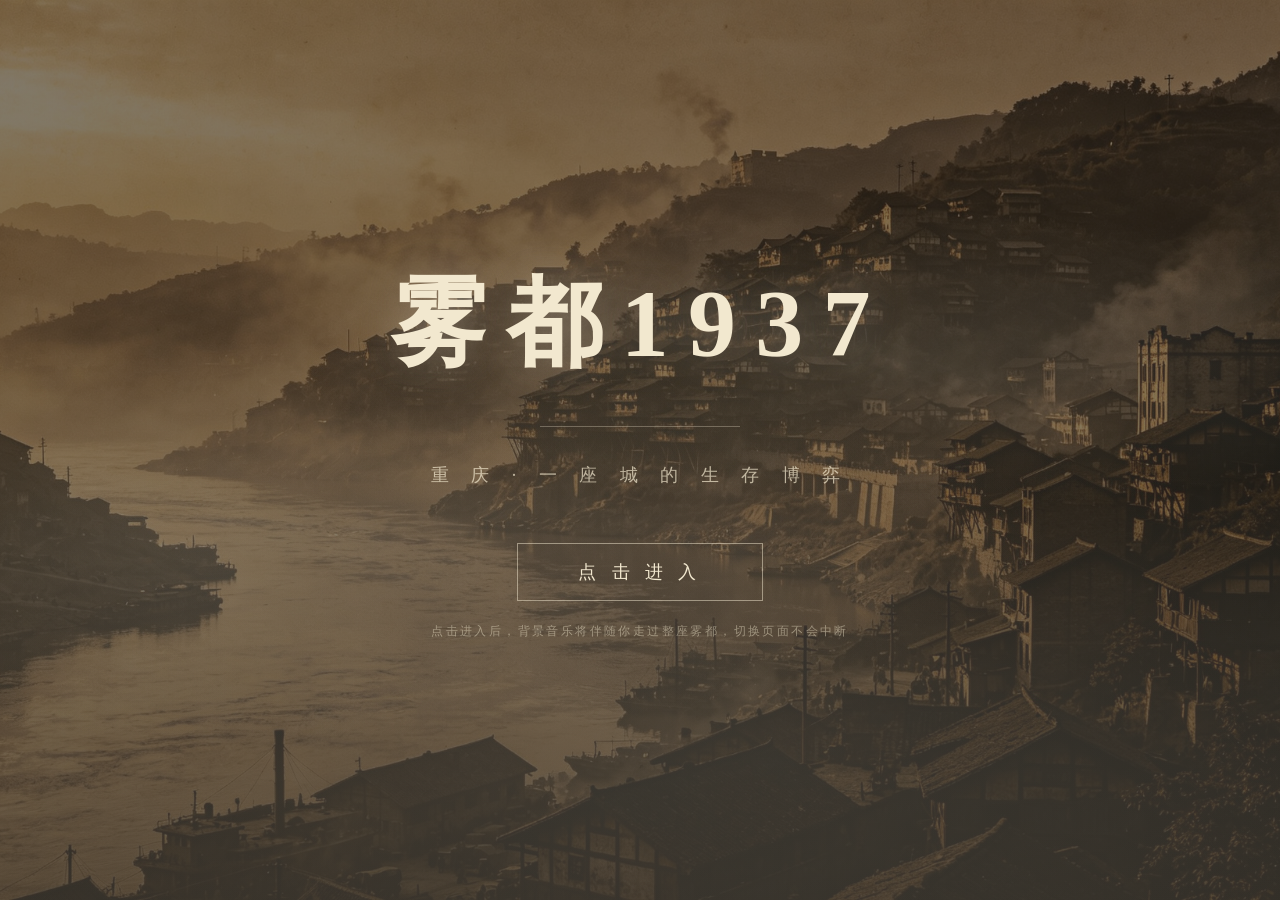
<file: pages/scenes/dock.html>
<!DOCTYPE html>
<html lang="zh-CN">
<head>
  <meta charset="UTF-8">
  <script>
  /* 雾都1937 外壳引导（wudu1937-shell-bootstrap）：顶层打开时进入外壳，保证背景音乐跨页面持续播放 */
  (function () {
    var p = decodeURIComponent(window.location.pathname).replace(/\\/g, '/');
    var m = p.match(/(pages\/scenes\/[A-Za-z0-9_-]+\.html|pages\/[A-Za-z0-9_-]+\.html|index\.html)/i);
    var rel = m ? m[1] : 'index.html';
    if (window.top === window.self) {
      var prefix = rel.indexOf('pages/scenes/') === 0 ? '../../'
        : rel.indexOf('pages/') === 0 ? '../' : '';
      window.location.replace(prefix + 'app.html#' + rel);
    } else {
      var notify = function () {
        try { window.top.postMessage({ __wudu1937: 'nav', rel: rel }, '*'); } catch (e) {}
      };
      if (document.readyState === 'loading') {
        document.addEventListener('DOMContentLoaded', notify);
      } else {
        notify();
      }
    }
  })();
  </script>
  <meta name="viewport" content="width=device-width, initial-scale=1.0">
  <title>朝天门码头 · 雾都1937</title>
  <link rel="stylesheet" href="../../assets/css/style.css">
  <style>
    .scene-header {
      height: 62vh;
      --scene-bg:
        linear-gradient(180deg, rgba(0,0,0,0.25) 0%, rgba(0,0,0,0.55) 100%),
        url('../../assets/images/dock-bg.jpg') center/cover no-repeat;
      display: flex;
      flex-direction: column;
      justify-content: center;
      align-items: center;
      position: relative;
      overflow: hidden;
    }
    .scene-title {
      font-family: 'Ma Shan Zheng', cursive;
      font-size: 72px;
      color: var(--paper);
      z-index: 2;
      text-shadow: 0 0 30px rgba(0,0,0,0.6);
      animation: titleIn 1.6s ease both;
    }
    @keyframes titleIn { from { opacity: 0; letter-spacing: 1.2em; } to { opacity: 1; letter-spacing: 0.1em; } }
    .scene-date {
      color: rgba(242, 232, 207, 0.75);
      font-size: 16px;
      letter-spacing: 0.4em;
      margin-top: 16px;
      z-index: 2;
    }

    .fact-box {
      background: var(--paper-dark);
      padding: 32px;
      margin: 32px 0;
      border: 1px solid rgba(43,36,24,0.15);
    }
    .fact-box h4 {
      font-family: 'Ma Shan Zheng', cursive;
      font-size: 22px;
      color: var(--ink);
      margin-bottom: 16px;
    }
    .fact-box p { line-height: 2; font-size: 15px; color: var(--ink-light); }

    .timeline-item { display: flex; gap: 24px; margin: 24px 0; align-items: flex-start; }
    .timeline-year { font-family: 'Ma Shan Zheng', cursive; font-size: 24px; color: var(--seal); min-width: 80px; padding-top: 4px; }
    .timeline-content { flex: 1; line-height: 1.8; font-size: 14px; color: var(--ink-light); }

    .collect-btn {
      display: inline-block;
      margin-top: 16px;
      padding: 10px 24px;
      background: var(--moss);
      color: var(--paper);
      border: none;
      font-family: 'Noto Serif SC', serif;
      cursor: pointer;
      font-size: 14px;
      letter-spacing: 0.1em;
    }
    .collect-btn:hover { opacity: 0.9; }

    .scene-nav {
      display: flex;
      justify-content: space-between;
      gap: 16px;
      margin-top: 60px;
      padding-top: 32px;
      border-top: 1px solid rgba(43,36,24,0.15);
    }
  </style>
</head>
<body>

  <nav class="top-nav">
    <a href="../../index.html" class="logo">雾都1937</a>
    <div class="nav-links">
      <a href="../../index.html">城厢图</a>
      <a href="../archive.html">档案柜</a>
      <a href="../characters.html">人物谱</a>
      <a href="../timeline.html">时间轴</a>
    </div>
  </nav>

  <header class="scene-header">
    <h1 class="scene-title">朝天门码头</h1>
    <p class="scene-date">民 国 二 十 七 年 · 春</p>
  </header>

  <div class="page-container">

    <div style="text-align: center; margin: 40px 0 8px;">
      <button class="btn-vintage scene-enter-btn" onclick="startScene('dock')">
        走进码头 ▶
      </button>
    </div>
    <button class="ambient-btn" type="button" onclick="toggleAmbient(this, 'wind')">
      🔈 开启环境音（江风 · 船笛）
    </button>

    <div class="fact-box">
      <h4>📜 历史现场：工厂内迁</h4>
      <p>
        全面抗战爆发后，沿海工业基地沦为战区。国民政府组织大规模工业内迁——
        从上海、南京、武汉等地，将工厂设备拆运至重庆、四川等地。<br><br>
        从1938年至1940年，共有<strong>600余家民营工厂</strong>、
        <strong>10万余吨物资</strong>沿长江迁入四川，其中大部分在重庆落地。
        这些工厂成为战时中国的"工业命脉"，生产着武器、药品、布匹和一切战争所需。<br><br>
        而这一切的起点，就是朝天门码头——
        江面上船帆如织，岸上人流如潮，一座山城，就这样被硬生生拖进了战争。
      </p>
    </div>

    <div class="fact-box">
      <h4>📷 历史影像</h4>
      <div class="photo-gallery">
        <div class="photo-item">
          <img src="../../assets/images/factory-migration.jpg" alt="工厂内迁码头">
          <div class="photo-caption">
            工厂内迁：码头上工人搬运沉重的机器设备，木箱和机器零件堆放在江边
          </div>
        </div>
        <div class="photo-item">
          <img src="../../assets/images/ruins.jpg" alt="轰炸后废墟">
          <div class="photo-caption">
            轰炸过后：残破的建筑残骸，瓦砾遍地，市民在废墟中行走
          </div>
        </div>
      </div>
    </div>

    <div class="fact-box">
      <h4>🚢 码头时间线</h4>
      <div class="timeline-item">
        <div class="timeline-year">1937.11</div>
        <div class="timeline-content">
          上海沦陷。南京国民政府开始筹划西迁。第一批文物、档案沿长江西上。
        </div>
      </div>
      <div class="timeline-item">
        <div class="timeline-year">1938.08</div>
        <div class="timeline-content">
          武汉危急。大量工厂设备、学校师生、政府机构逆流而上，抵达朝天门。
          码头24小时不卸货，搬运工三班倒。
        </div>
      </div>
      <div class="timeline-item">
        <div class="timeline-year">1939.05</div>
        <div class="timeline-content">
          重庆遭遇"五三"、"五四"大轰炸。朝天门码头周边沦为火海。
          但轰炸过后，码头很快恢复运转——物资不能断。
        </div>
      </div>
      <div class="timeline-item">
        <div class="timeline-year">1941.12</div>
        <div class="timeline-content">
          太平洋战争爆发。滇缅公路被切断，重庆成为"孤立之都"。
          朝天门码头成为唯一的对外生命线——驼峰航线的终点。
        </div>
      </div>
    </div>

    <div class="fact-box">
      <h4>📁 现场拾得</h4>
      <p>
        在码头的货堆旁，你发现一张被油浸透的提单，上面写着：<br><br>
        <em style="color: var(--moss); font-size: 18px;">
          "申新纱厂内迁设备 · 共计327箱 · 途经宜昌转运 · 押运人：林阿妹"
        </em>
      </p>
      <button class="collect-btn" onclick="collectItem('dock_bill','申新纱厂内迁提单'); playSound('collect');">
        收入档案柜 📂
      </button>
    </div>

    <div class="fact-box unlock-card" style="border-left: 4px solid var(--seal);">
      <h4>🔓 新地点解锁</h4>
      <p>
        你在码头遇到了一个从城里跑出来的妇人，她说昨晚又有空袭——
        较场口那边的防空洞，好像出了大事。你决定去看看。
      </p>
      <button class="collect-btn" style="background: var(--seal);" onclick="goToNext('dock','tunnel.html')">
        前往较场口大隧道 →
      </button>
    </div>

    <div class="scene-nav">
      <a href="../../index.html" class="btn-vintage secondary">← 返回城厢图</a>
      <a href="tunnel.html" class="btn-vintage secondary" onclick="goToNext('dock','tunnel.html');return false;">下一幕：较场口大隧道 →</a>
    </div>

  </div>

  <script src="../../assets/js/main.js"></script>
  <script>
    document.addEventListener('DOMContentLoaded', () => {
      mountSceneFX(document.querySelector('.scene-header'), 'dock');
    });
  </script>
</body>
</html>
</file>
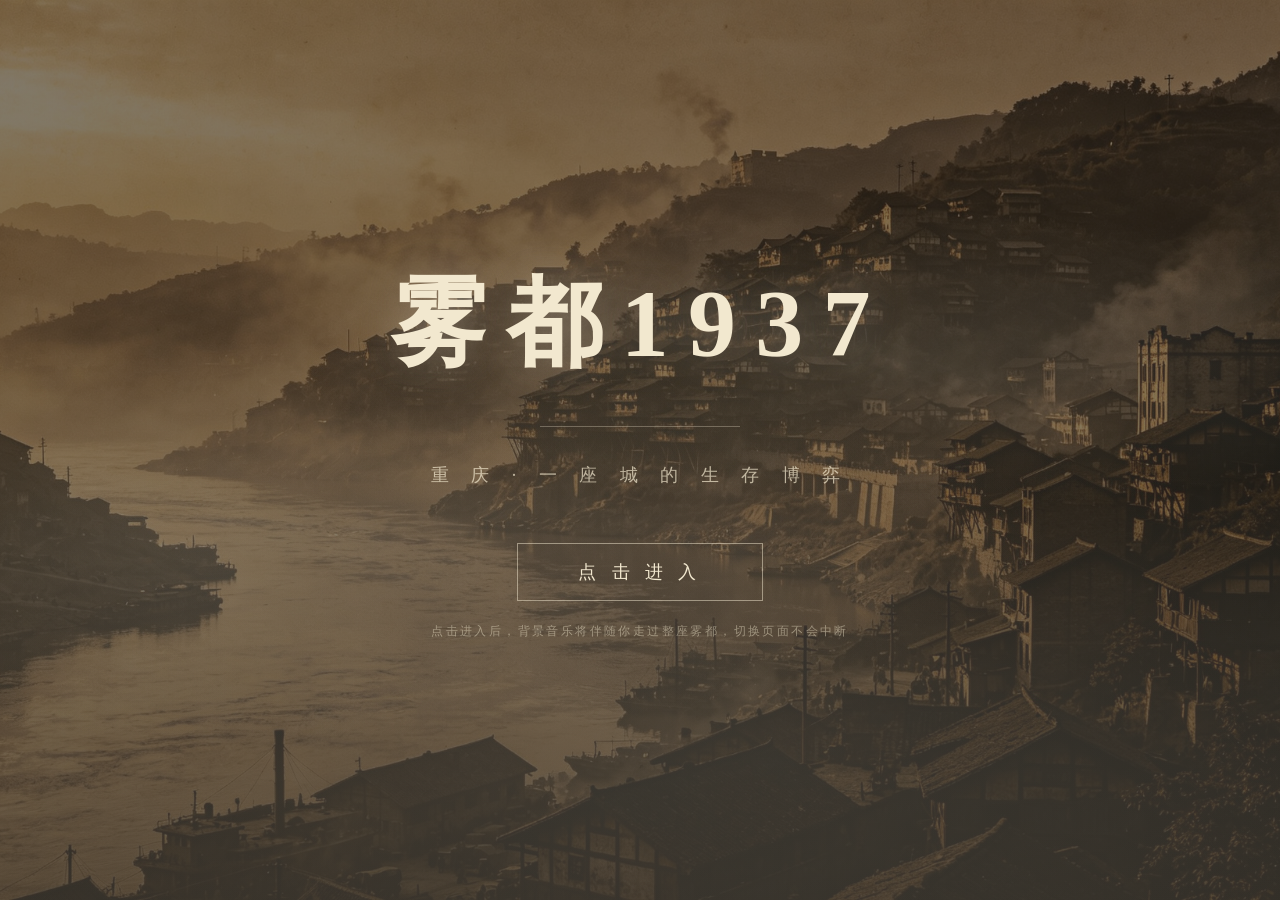
<file: pages/scenes/newspaper.html>
<!DOCTYPE html>
<html lang="zh-CN">
<head>
  <meta charset="UTF-8">
  <script>
  /* 雾都1937 外壳引导（wudu1937-shell-bootstrap）：顶层打开时进入外壳，保证背景音乐跨页面持续播放 */
  (function () {
    var p = decodeURIComponent(window.location.pathname).replace(/\\/g, '/');
    var m = p.match(/(pages\/scenes\/[A-Za-z0-9_-]+\.html|pages\/[A-Za-z0-9_-]+\.html|index\.html)/i);
    var rel = m ? m[1] : 'index.html';
    if (window.top === window.self) {
      var prefix = rel.indexOf('pages/scenes/') === 0 ? '../../'
        : rel.indexOf('pages/') === 0 ? '../' : '';
      window.location.replace(prefix + 'app.html#' + rel);
    } else {
      var notify = function () {
        try { window.top.postMessage({ __wudu1937: 'nav', rel: rel }, '*'); } catch (e) {}
      };
      if (document.readyState === 'loading') {
        document.addEventListener('DOMContentLoaded', notify);
      } else {
        notify();
      }
    }
  })();
  </script>
  <meta name="viewport" content="width=device-width, initial-scale=1.0">
  <title>新华日报社 · 雾都1937</title>
  <link rel="stylesheet" href="../../assets/css/style.css">
  <style>
    .scene-header {
      height: 62vh;
      --scene-bg:
        radial-gradient(ellipse at 50% 120%, rgba(242,232,207,0.18), transparent 60%),
        linear-gradient(180deg, #171512 0%, #2d2a24 100%);
      display: flex;
      flex-direction: column;
      justify-content: center;
      align-items: center;
      position: relative;
      overflow: hidden;
    }
    .scene-header .press-mark {
      font-size: 120px;
      opacity: 0.12;
      position: absolute;
      z-index: 1;
      animation: pressShake 0.5s steps(2) infinite;
    }
    @keyframes pressShake {
      0%, 100% { transform: translate(0, 0) rotate(-2deg); }
      50% { transform: translate(2px, 1px) rotate(2deg); }
    }
    .scene-title {
      font-family: 'Ma Shan Zheng', cursive;
      font-size: 72px;
      color: var(--paper);
      z-index: 2;
      animation: titleIn 1.6s ease both;
    }
    @keyframes titleIn { from { opacity: 0; letter-spacing: 1.2em; } to { opacity: 1; letter-spacing: 0.1em; } }
    .scene-date {
      color: rgba(242,232,207,0.65);
      font-size: 16px;
      letter-spacing: 0.4em;
      margin-top: 16px;
      z-index: 2;
    }

    .fact-box {
      background: var(--paper-dark);
      padding: 32px;
      margin: 32px 0;
      border: 1px solid rgba(43,36,24,0.15);
    }
    .fact-box h4 {
      font-family: 'Ma Shan Zheng', cursive;
      font-size: 22px;
      margin-bottom: 16px;
    }
    .fact-box p { line-height: 2; font-size: 15px; color: var(--ink-light); }

    /* 旧报纸翻页 */
    .newspaper-stage {
      perspective: 1600px;
      max-width: 520px;
      margin: 24px auto;
    }
    .newspaper-mock {
      background: #f7f2e6;
      padding: 30px;
      box-shadow: 0 8px 24px rgba(0,0,0,0.25);
      transform: rotate(-1deg);
      transition: transform 0.7s cubic-bezier(.3,.8,.3,1);
      cursor: pointer;
      transform-origin: left center;
      position: relative;
    }
    .newspaper-mock.flipped {
      transform: rotateY(-168deg) rotate(-1deg);
    }
    .newspaper-mock .masthead {
      text-align: center;
      border-bottom: 3px double #000;
      padding-bottom: 12px;
      margin-bottom: 16px;
    }
    .newspaper-mock .masthead h3 {
      font-family: 'Ma Shan Zheng', cursive;
      font-size: 36px;
      letter-spacing: 0.2em;
      color: #1a1a1a;
    }
    .newspaper-mock .headline {
      font-size: 18px;
      font-weight: 900;
      text-align: center;
      margin: 16px 0;
      line-height: 1.6;
      color: #1a1a1a;
    }
    .newspaper-mock .body-text {
      font-size: 13px;
      line-height: 1.8;
      color: #333;
      text-align: justify;
    }
    .newspaper-back {
      position: absolute;
      inset: 0;
      background: #e8dcc0;
      padding: 30px;
      transform: rotateY(180deg);
      backface-visibility: hidden;
      display: none;
      font-size: 13px;
      line-height: 2;
      color: #3a3020;
    }
    .newspaper-mock.flipped .newspaper-back { display: block; }
    .newspaper-mock.flipped .newspaper-front { visibility: hidden; }

    .collect-btn {
      display: inline-block;
      margin-top: 16px;
      padding: 10px 24px;
      background: var(--ink);
      color: var(--paper);
      border: none;
      cursor: pointer;
      font-size: 14px;
      letter-spacing: 0.1em;
    }
    .collect-btn:hover { opacity: 0.9; }

    .scene-nav {
      display: flex;
      justify-content: space-between;
      gap: 16px;
      margin-top: 60px;
      padding-top: 32px;
      border-top: 1px solid rgba(43,36,24,0.15);
    }
  </style>
</head>
<body>

  <nav class="top-nav">
    <a href="../../index.html" class="logo">雾都1937</a>
    <div class="nav-links">
      <a href="../../index.html">城厢图</a>
      <a href="../archive.html">档案柜</a>
      <a href="../characters.html">人物谱</a>
      <a href="../timeline.html">时间轴</a>
    </div>
  </nav>

  <header class="scene-header">
    <div class="press-mark">📰</div>
    <h1 class="scene-title">新华日报社</h1>
    <p class="scene-date">民 国 三 十 年 · 六 月 · 六 · 晨</p>
  </header>

  <div class="page-container">

    <div style="text-align: center; margin: 40px 0 8px;">
      <button class="btn-vintage scene-enter-btn" onclick="startScene('newspaper')">
        走进报馆 ▶
      </button>
    </div>
    <button class="ambient-btn" type="button" onclick="toggleAmbient(this, 'print')">
      🔈 开启环境音（印刷机 · 铅字）
    </button>

    <div class="fact-box">
      <h4>📰 你手边的号外</h4>
      <p style="text-align:center;">点击下面这份报纸，翻到背面，看看被检查官删掉的留白——</p>

      <div class="newspaper-stage">
        <div class="newspaper-mock" onclick="this.classList.toggle('flipped'); playSound('click');">
          <div class="newspaper-front">
            <div class="masthead">
              <h3>新 华 日 报</h3>
              <small style="color:#333;">中华民国三十年六月六日 · 号外</small>
            </div>
            <div class="headline">
              敌机昨夜轮番轰炸重庆<br>
              市民同仇敌忾 抗战意志愈坚
            </div>
            <div class="body-text">
              【本报特讯】自昨日傍晚六时起，敌机数十架分三批袭渝，
              投弹数百枚。我民众秩序井然，各防空洞内军民人等沉着应对。
              本市各界今日一致表示：轰炸只能摧毁物质，绝不能动摇我抗战决心。
              吾人唯有加倍努力，以最后胜利作答……
            </div>
          </div>
          <div class="newspaper-back">
            <p style="text-align:center; font-weight:900; margin-bottom:10px;">第三版 · 本埠消息</p>
            <p>
              昨夜较场口一带，民众奉令疏散，沉着应对。
              <span style="background:#1a1a1a; color:#1a1a1a; user-select:none;">
                █████████大隧道夜间发生拥挤，伤亡情况正在调查，数字暂不公布██████████
              </span>
              今日各街坊设立茶水站、救护站，市民互助互济。
            </p>
            <p style="margin-top:12px;">
              编后：<span style="background:#1a1a1a; color:#1a1a1a; user-select:none;">████████████</span>
              我们能写出的，只有这么多。写不出的，在每个人心里。
            </p>
            <p style="text-align:right; color:#8b2e2e; margin-top:12px;">（再点一次翻回正面）</p>
          </div>
        </div>
      </div>
      <p style="text-align:center; font-size:12px; color: var(--ink-light);">* 实际报道因新闻检查有所克制，但民间的真相，在口耳之间流传</p>
    </div>

    <div class="fact-box">
      <h4>📜 历史现场：报馆里的战斗</h4>
      <p>
        《新华日报》1938年1月在武汉创刊，同年10月迁到重庆。
        在抗战最艰难的岁月里，它是大后方最重要的舆论阵地之一。<br><br>
        报馆的印刷车间在重庆城西的山沟里，机器24小时不停。
        工人们轮流守在印刷机旁——轰炸来了就躲进车间旁的防空洞，
        警报一解除立刻回到机器旁。报纸不能停，哪怕只停一天。<br><br>
        因为他们知道：<strong>报在，人心就在。</strong>
      </p>
    </div>

    <div class="fact-box">
      <h4>📁 现场拾得</h4>
      <p>
        在校对台的抽屉里，你发现一封未寄出的信，信封上写着"给我妻"：<br><br>
        <em style="color: var(--ink); font-size: 16px;">
          "今天排了一整版阵亡将士的名字。我把你的哥哥也排进去了。<br>
          手在抖，但字不能歪——他是英雄，字也得是英雄的字。"
        </em>
      </p>
      <button class="collect-btn" onclick="collectItem('newspaper_letter','校对未寄出的信'); playSound('collect');">
        收入档案柜 📂
      </button>
    </div>

    <div class="fact-box unlock-card" style="border-left: 4px solid var(--seal);">
      <h4>🔓 新地点解锁</h4>
      <p>
        老赵说，沙坪坝的学生们昨晚举着油灯在街头演剧、念报，
        把隧道的事讲给更多人听。他让你去<strong>沙坪坝学校</strong>看看——
        "那里亮着的，是另一种灯。"
      </p>
      <button class="collect-btn" style="background: var(--seal);" onclick="goToNext('newspaper','school.html')">
        前往沙坪坝学校 →
      </button>
    </div>

    <div class="scene-nav">
      <a href="tunnel.html" class="btn-vintage secondary">← 上一幕：大隧道</a>
      <a href="../../index.html" class="btn-vintage secondary">返回城厢图</a>
    </div>

  </div>

  <script src="../../assets/js/main.js"></script>
  <script>
    document.addEventListener('DOMContentLoaded', () => {
      mountSceneFX(document.querySelector('.scene-header'), 'newspaper');
    });
  </script>
</body>
</html>
</file>
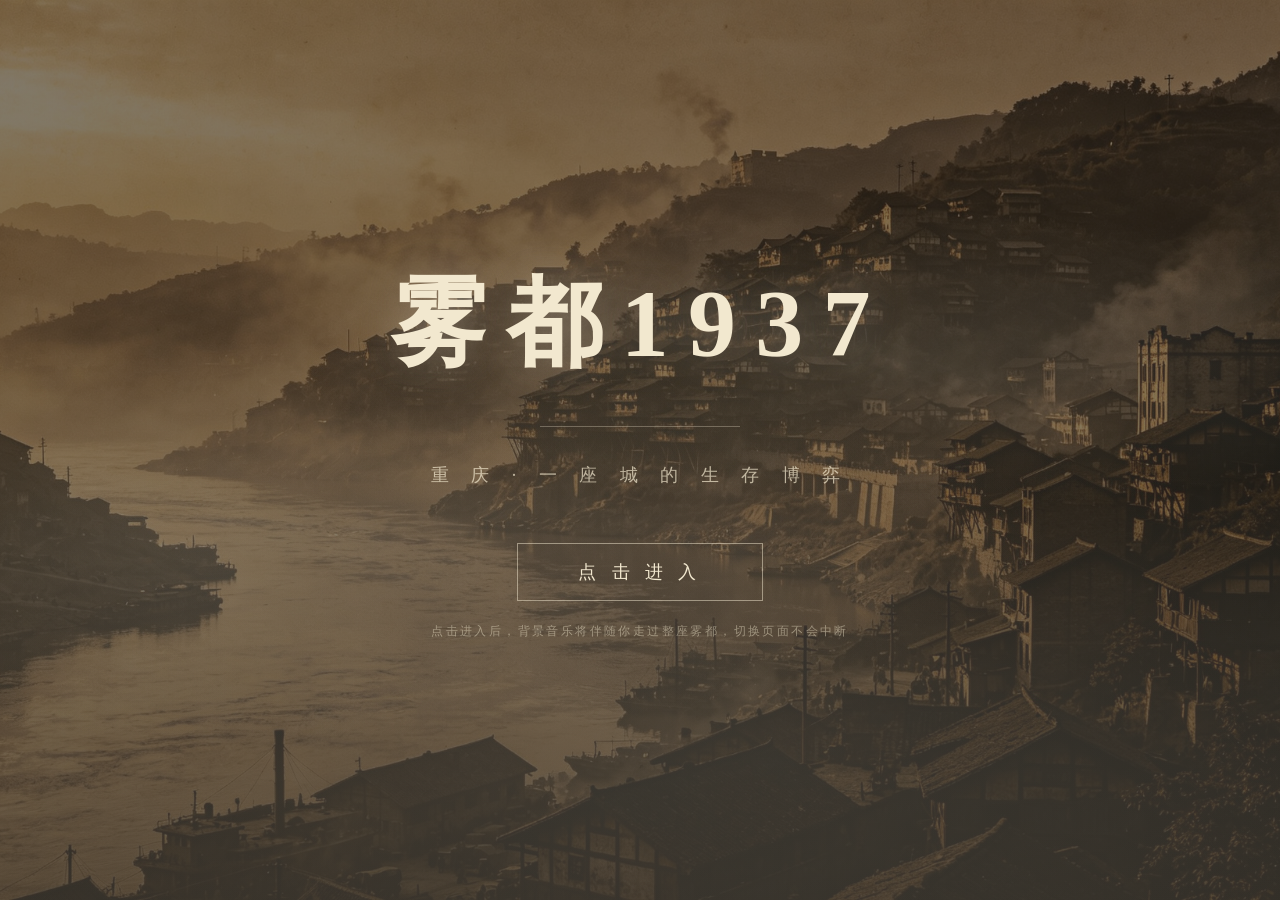
<file: pages/scenes/school.html>
<!DOCTYPE html>
<html lang="zh-CN">
<head>
  <meta charset="UTF-8">
  <script>
  /* 雾都1937 外壳引导（wudu1937-shell-bootstrap）：顶层打开时进入外壳，保证背景音乐跨页面持续播放 */
  (function () {
    var p = decodeURIComponent(window.location.pathname).replace(/\\/g, '/');
    var m = p.match(/(pages\/scenes\/[A-Za-z0-9_-]+\.html|pages\/[A-Za-z0-9_-]+\.html|index\.html)/i);
    var rel = m ? m[1] : 'index.html';
    if (window.top === window.self) {
      var prefix = rel.indexOf('pages/scenes/') === 0 ? '../../'
        : rel.indexOf('pages/') === 0 ? '../' : '';
      window.location.replace(prefix + 'app.html#' + rel);
    } else {
      var notify = function () {
        try { window.top.postMessage({ __wudu1937: 'nav', rel: rel }, '*'); } catch (e) {}
      };
      if (document.readyState === 'loading') {
        document.addEventListener('DOMContentLoaded', notify);
      } else {
        notify();
      }
    }
  })();
  </script>
  <meta name="viewport" content="width=device-width, initial-scale=1.0">
  <title>沙坪坝学校 · 雾都1937</title>
  <link rel="stylesheet" href="../../assets/css/style.css">
  <style>
    .scene-header {
      height: 62vh;
      --scene-bg:
        linear-gradient(180deg, rgba(20,28,22,0.35) 0%, rgba(20,28,22,0.6) 100%),
        url('../../assets/images/school-bg.jpg') center/cover no-repeat;
      display: flex;
      flex-direction: column;
      justify-content: center;
      align-items: center;
      position: relative;
      overflow: hidden;
    }
    .scene-title {
      font-family: 'Ma Shan Zheng', cursive;
      font-size: 72px;
      color: var(--paper);
      z-index: 2;
      text-shadow: 0 0 30px rgba(0,0,0,0.6);
      animation: titleIn 1.6s ease both;
    }
    @keyframes titleIn { from { opacity: 0; letter-spacing: 1.2em; } to { opacity: 1; letter-spacing: 0.1em; } }
    .scene-date {
      color: rgba(242, 232, 207, 0.7);
      font-size: 16px;
      letter-spacing: 0.4em;
      margin-top: 16px;
      z-index: 2;
    }

    .fact-box {
      background: var(--paper-dark);
      padding: 32px;
      margin: 32px 0;
      border: 1px solid rgba(43,36,24,0.15);
    }
    .fact-box h4 {
      font-family: 'Ma Shan Zheng', cursive;
      font-size: 22px;
      color: var(--moss);
      margin-bottom: 16px;
    }
    .fact-box p { line-height: 2; font-size: 15px; color: var(--ink-light); }

    .lamp-note {
      background: #2a2520;
      color: var(--paper);
      padding: 36px 32px;
      margin: 40px 0;
      text-align: center;
      position: relative;
      overflow: hidden;
    }
    .lamp-note::before {
      content: '🪔';
      position: absolute;
      font-size: 90px;
      opacity: 0.08;
      right: 24px;
      top: 50%;
      transform: translateY(-50%);
    }
    .lamp-note p {
      font-size: 16px;
      line-height: 2.3;
      position: relative;
      z-index: 1;
    }

    .collect-btn {
      display: inline-block;
      margin-top: 16px;
      padding: 10px 24px;
      background: var(--moss);
      color: var(--paper);
      border: none;
      font-family: 'Noto Serif SC', serif;
      cursor: pointer;
      font-size: 14px;
      letter-spacing: 0.1em;
    }
    .collect-btn:hover { opacity: 0.9; }

    .scene-nav {
      display: flex;
      justify-content: space-between;
      gap: 16px;
      margin-top: 60px;
      padding-top: 32px;
      border-top: 1px solid rgba(43,36,24,0.15);
    }
  </style>
</head>
<body>

  <nav class="top-nav">
    <a href="../../index.html" class="logo">雾都1937</a>
    <div class="nav-links">
      <a href="../../index.html">城厢图</a>
      <a href="../archive.html">档案柜</a>
      <a href="../characters.html">人物谱</a>
      <a href="../timeline.html">时间轴</a>
    </div>
  </nav>

  <header class="scene-header">
    <h1 class="scene-title">沙坪坝学校</h1>
    <p class="scene-date">民 国 三 十 年 · 秋 · 雨</p>
  </header>

  <div class="page-container">

    <div style="text-align: center; margin: 40px 0 8px;">
      <button class="btn-vintage scene-enter-btn" onclick="startScene('school')">
        走进教室 ▶
      </button>
    </div>
    <button class="ambient-btn" type="button" onclick="toggleAmbient(this, 'rain')">
      🔈 开启环境音（秋雨 · 教室）
    </button>

    <div class="fact-box">
      <h4>📜 历史现场：教育西迁</h4>
      <p>
        抗战时期，沿海和华北的高校大规模内迁。
        沙坪坝成为全国闻名的"文化区"——中央大学、重庆大学、
        南开中学等数十所学校聚集于此。<br><br>
        这些流亡师生在艰苦的条件下坚持办学，
        培养出了一大批战后中国建设的骨干人才。
        他们中的很多人，后来成了新中国各条战线的开拓者。<br><br>
        <strong>教室在，希望就在。</strong>
      </p>
    </div>

    <div class="lamp-note">
      <p>
        夜里，油灯下，学生们还在传看一份白天的报纸。<br>
        有人在报上隧道惨案的位置画了一个圈，<br>
        旁边写了一行小字：<br>
        <strong style="color:#e8c896;">"我们不哭，我们要让国家强到，再没有人能这样对我们。"</strong>
      </p>
    </div>

    <div class="fact-box">
      <h4>📷 历史影像</h4>
      <div class="photo-gallery">
        <div class="photo-item">
          <figure class="photo-figure">
            <img src="../../assets/images/school-bg.jpg" alt="流亡学校茅草教室">
            <figcaption class="photo-caption">
              沙坪坝的临时教室：竹篱笆、黄泥墙、茅草顶，天光照进来就是最好的灯
            </figcaption>
          </figure>
          <figure class="photo-figure">
            <img src="../../assets/images/school-hall.jpg" alt="沙坪坝校舍礼堂">
            <figcaption class="photo-caption">
              文化区的校舍：轰炸间隙建起的砖石礼堂，台阶上的人来了又走，窗里的灯从没熄
            </figcaption>
          </figure>
        </div>
        <div class="photo-item">
          <figure class="photo-figure">
            <img src="../../assets/images/char-student.jpg" alt="流亡学生">
            <figcaption class="photo-caption">
              流亡学生：从沿海沿江溯江而上的少年，带着课本，也带着一个国家的将来
            </figcaption>
          </figure>
        </div>
      </div>
    </div>

    <div class="fact-box">
      <h4>📁 现场拾得</h4>
      <p>
        在教室的墙角，你捡到一本翻烂了的课本，扉页上写着：<br><br>
        <em style="color: var(--moss); font-size: 18px;">
          "为中华之崛起而读书 —— 周恩来"
        </em>
      </p>
      <button class="collect-btn" onclick="collectItem('school_book','流亡学生的课本'); playSound('collect');">
        收入档案柜 📂
      </button>
    </div>

    <div class="fact-box unlock-card" style="border-left: 4px solid var(--seal);">
      <h4>🔓 新地点解锁</h4>
      <p>
        方先生说，班上三个男生投考了空军，正在<strong>广阳坝机场</strong>待命。
        他们留下话："我们在天上守着，你们在地上把书念完。"
      </p>
      <button class="collect-btn" style="background: var(--seal);" onclick="goToNext('school','airport.html')">
        前往广阳坝机场 →
      </button>
    </div>

    <div class="scene-nav">
      <a href="newspaper.html" class="btn-vintage secondary">← 上一幕：新华日报社</a>
      <a href="../../index.html" class="btn-vintage secondary">返回城厢图</a>
    </div>

  </div>

  <script src="../../assets/js/main.js"></script>
  <script>
    document.addEventListener('DOMContentLoaded', () => {
      mountSceneFX(document.querySelector('.scene-header'), 'school');
    });
  </script>
</body>
</html>
</file>
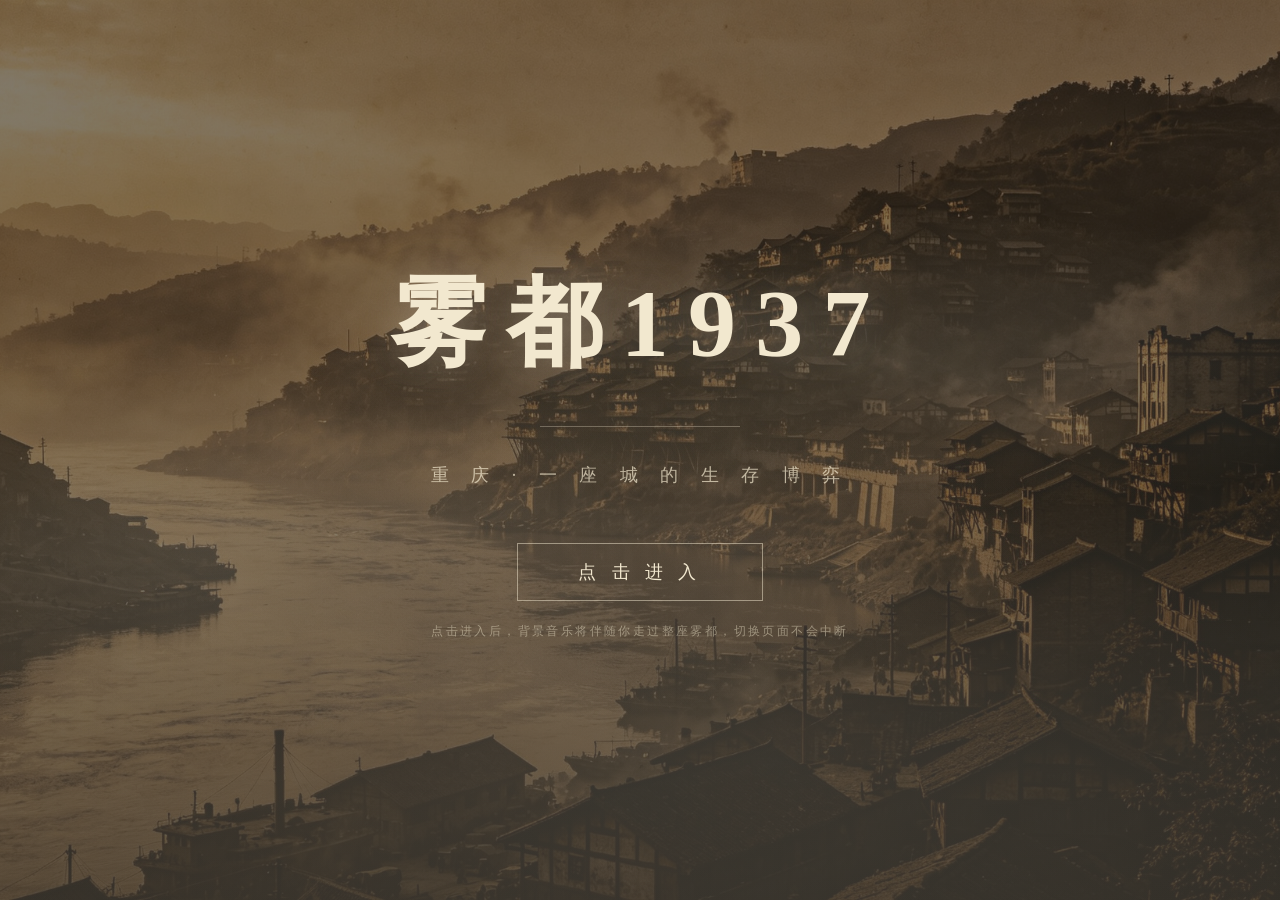
<file: pages/scenes/tunnel.html>
<!DOCTYPE html>
<html lang="zh-CN">
<head>
  <meta charset="UTF-8">
  <script>
  /* 雾都1937 外壳引导（wudu1937-shell-bootstrap）：顶层打开时进入外壳，保证背景音乐跨页面持续播放 */
  (function () {
    var p = decodeURIComponent(window.location.pathname).replace(/\\/g, '/');
    var m = p.match(/(pages\/scenes\/[A-Za-z0-9_-]+\.html|pages\/[A-Za-z0-9_-]+\.html|index\.html)/i);
    var rel = m ? m[1] : 'index.html';
    if (window.top === window.self) {
      var prefix = rel.indexOf('pages/scenes/') === 0 ? '../../'
        : rel.indexOf('pages/') === 0 ? '../' : '';
      window.location.replace(prefix + 'app.html#' + rel);
    } else {
      var notify = function () {
        try { window.top.postMessage({ __wudu1937: 'nav', rel: rel }, '*'); } catch (e) {}
      };
      if (document.readyState === 'loading') {
        document.addEventListener('DOMContentLoaded', notify);
      } else {
        notify();
      }
    }
  })();
  </script>
  <meta name="viewport" content="width=device-width, initial-scale=1.0">
  <title>较场口大隧道 · 雾都1937</title>
  <link rel="stylesheet" href="../../assets/css/style.css">
  <style>
    .scene-header {
      height: 62vh;
      --scene-bg:
        linear-gradient(180deg, rgba(0,0,0,0.45) 0%, rgba(0,0,0,0.65) 100%),
        url('../../assets/images/tunnel-bg.jpg') center/cover no-repeat;
      display: flex;
      flex-direction: column;
      justify-content: center;
      align-items: center;
      position: relative;
      overflow: hidden;
    }
    .scene-title {
      font-family: 'Ma Shan Zheng', cursive;
      font-size: 72px;
      color: var(--paper);
      z-index: 2;
      text-shadow: 0 0 30px rgba(0,0,0,0.8);
      animation: titleIn 1.6s ease both;
    }
    @keyframes titleIn { from { opacity: 0; letter-spacing: 1.2em; } to { opacity: 1; letter-spacing: 0.1em; } }
    .scene-date {
      color: rgba(242, 232, 207, 0.65);
      font-size: 16px;
      letter-spacing: 0.4em;
      margin-top: 16px;
      z-index: 2;
    }

    .fact-box {
      background: var(--paper-dark);
      padding: 32px;
      margin: 32px 0;
      border: 1px solid rgba(43,36,24,0.15);
    }
    .fact-box h4 {
      font-family: 'Ma Shan Zheng', cursive;
      font-size: 22px;
      color: var(--moss);
      margin-bottom: 16px;
    }
    .fact-box p { line-height: 2; font-size: 15px; color: var(--ink-light); }

    .choice-section {
      background: #2a2520;
      color: var(--paper);
      padding: 48px 32px;
      margin: 48px 0;
      text-align: center;
    }
    .choice-section h3 {
      font-family: 'Ma Shan Zheng', cursive;
      font-size: 28px;
      margin-bottom: 8px;
    }
    .choice-section .prompt {
      color: rgba(242,232,207,0.6);
      font-size: 14px;
      margin-bottom: 32px;
      letter-spacing: 0.2em;
    }
    .choice-buttons {
      display: flex;
      gap: 20px;
      justify-content: center;
      flex-wrap: wrap;
    }
    .choice-btn {
      padding: 16px 28px;
      background: transparent;
      border: 1px solid rgba(242,232,207,0.4);
      color: var(--paper);
      font-family: 'Noto Serif SC', serif;
      font-size: 15px;
      cursor: pointer;
      transition: all 0.3s;
      max-width: 280px;
      line-height: 1.6;
    }
    .choice-btn:hover {
      background: var(--seal);
      border-color: var(--seal);
      transform: translateY(-2px);
    }
    .choice-btn.picked {
      background: var(--seal);
      border-color: var(--seal);
    }
    .result-panel {
      display: none;
      margin-top: 32px;
      padding: 24px;
      background: rgba(242,232,207,0.08);
      border: 1px dashed rgba(242,232,207,0.2);
      text-align: left;
      line-height: 2;
      font-size: 14px;
    }
    .result-panel.show { display: block; animation: pageFadeIn 0.8s ease; }

    .collect-btn {
      display: inline-block;
      margin-top: 16px;
      padding: 10px 24px;
      background: var(--moss);
      color: var(--paper);
      border: none;
      font-family: 'Noto Serif SC', serif;
      cursor: pointer;
      font-size: 14px;
      letter-spacing: 0.1em;
    }
    .collect-btn:hover { opacity: 0.9; }

    .scene-nav {
      display: flex;
      justify-content: space-between;
      gap: 16px;
      margin-top: 60px;
      padding-top: 32px;
      border-top: 1px solid rgba(43,36,24,0.15);
    }
  </style>
</head>
<body>

  <nav class="top-nav">
    <a href="../../index.html" class="logo">雾都1937</a>
    <div class="nav-links">
      <a href="../../index.html">城厢图</a>
      <a href="../archive.html">档案柜</a>
      <a href="../characters.html">人物谱</a>
      <a href="../timeline.html">时间轴</a>
    </div>
  </nav>

  <header class="scene-header">
    <h1 class="scene-title">较场口大隧道</h1>
    <p class="scene-date">民 国 三 十 年 · 六 月 五 日 · 夜</p>
  </header>

  <div class="page-container">

    <div style="text-align: center; margin: 40px 0 8px;">
      <button class="btn-vintage scene-enter-btn" onclick="startScene('tunnel')">
        走进隧道 ▶
      </button>
    </div>
    <button class="ambient-btn" type="button" onclick="toggleAmbient(this, 'rumble')">
      🔈 开启环境音（闷响 · 远处警报）
    </button>

    <div class="fact-box">
      <h4>📜 历史现场</h4>
      <p>
        1941年6月5日，日军再次对重庆发动大规模空袭。从傍晚6时到午夜12时，
        日军飞机分三批轮番轰炸，持续时间长达6个小时。<br><br>
        由于空袭来得突然，大量市民涌入较场口大隧道防空洞。洞内拥挤不堪，
        通风设施严重不足。随着时间推移，氧气逐渐耗尽，人们开始窒息、踩踏——
        这就是抗战史上震惊中外的<strong>"较场口大隧道惨案"</strong>。<br><br>
        事后统计，遇难者人数在千人至数千人之间，至今未有精确数字。
      </p>
    </div>

    <div class="fact-box">
      <h4>📷 历史影像</h4>
      <div class="photo-gallery">
        <div class="photo-item">
          <img src="../../assets/images/air-raid-shelter.jpg" alt="防空洞外排队人群">
          <div class="photo-caption">
            空袭警报响起：市民带着包裹，秩序井然地走向防空洞入口
          </div>
        </div>
        <div class="photo-item">
          <img src="../../assets/images/ruins.jpg" alt="轰炸后废墟">
          <div class="photo-caption">
            轰炸过后的街道：残破的建筑，瓦砾遍地，远处还有烟雾升起
          </div>
        </div>
      </div>
    </div>

    <div class="choice-section">
      <h3>当时，你站在洞口</h3>
      <p class="prompt">空袭警报已响了三个小时，你闻到了烟味。你选择——</p>
      <p class="prompt" style="color:var(--seal); font-weight:600; margin-top:10px;">（这一步必须亲历：三条出路只能选一次，选定后会作为一件"隧道碎片"收入档案柜）</p>

      <div class="choice-buttons">
        <button class="choice-btn" data-n="1" onclick="makeChoice(1, this)">
          跟着人流往隧道深处挤<br><small>（洞里人已经很多了）</small>
        </button>
        <button class="choice-btn" data-n="2" onclick="makeChoice(2, this)">
          转身往城外跑<br><small>（也许江边更安全？）</small>
        </button>
        <button class="choice-btn" data-n="3" onclick="makeChoice(3, this)">
          留在洞口，帮后面的人进来<br><small>（有人还在跑）</small>
        </button>
      </div>

      <div class="result-panel" id="result-1">
        <strong>【结局碎片一】</strong><br>
        你跟着人流挤进了隧道深处。越往里越闷，空气越来越稀薄。
        有人开始咳嗽，有人开始喊"让我出去"。你摸到墙壁，全是汗——不是你一个人的。<br><br>
        后来你才知道，那天晚上，最深处的人，再也没有走出来。
        你活下来了，但你永远记得那种窒息的感觉。<br><br>
        <em>——这不是游戏，这是1941年6月5日夜里，几千重庆人真实的记忆。</em>
      </div>

      <div class="result-panel" id="result-2">
        <strong>【结局碎片二】</strong><br>
        你转身往城外跑。街上全是人，哭喊声、脚步声、远处的爆炸声混在一起。
        你跑到江边，看到有人在水里，有人在岸上。<br><br>
        你不知道自己跑了多久，直到听到解除警报的声音。
        你回头望，山城的方向，火光把云都烧红了。<br><br>
        <em>——跑出来的人是幸运的，但那天晚上，很多人没能跑出来。</em>
      </div>

      <div class="result-panel" id="result-3">
        <strong>【结局碎片三】</strong><br>
        你留在洞口。一个母亲抱着孩子，你帮她把孩子接过来，往洞里递。
        一个老头腿跑不动，你架着他往里走。<br><br>
        你不知道自己扶了多少个人。最后一波人进去的时候，你发现自己也出不去了——
        洞口已经被堵死了。<br><br>
        <em>——在最黑的夜里，总有人选择拉别人一把。这座城，就是靠这样活下来的。</em>
      </div>
    </div>

    <div class="fact-box">
      <h4>📁 现场拾得</h4>
      <p>
        在隧道入口的墙角，你捡到一张被汗浸透的纸条。上面用铅笔歪歪扭扭写着：<br><br>
        <em style="color: var(--seal); font-size: 18px;">"妈，我在较场口。别等我吃饭。——狗儿"</em>
      </p>
      <button class="collect-btn" onclick="collectItem('tunnel_note','狗儿的纸条'); playSound('collect');">
        收入档案柜 📂
      </button>
    </div>

    <div class="fact-box unlock-card" style="border-left: 4px solid var(--moss);">
      <h4>🔓 新地点解锁</h4>
      <p>
        你在隧道里遇到了一个印刷工人，他告诉你——
        明天报馆要出一期号外，记录今晚的事。如果你想知道更多，可以去
        <strong>新华日报社</strong>看看。
      </p>
      <button id="go-next-btn" class="collect-btn" style="background:#6b6358; cursor:not-allowed;" onclick="if(!document.querySelector('.choice-btn.picked')){showToast('请先在上方洞口做出你的选择');return;}goToNext('tunnel','newspaper.html')">
        请先在上方做出你的选择 →
      </button>
    </div>

    <div class="scene-nav">
      <a href="../../index.html" class="btn-vintage secondary">← 返回城厢图</a>
      <a href="dock.html" class="btn-vintage secondary">上一幕：朝天门码头</a>
    </div>

  </div>

  <script src="../../assets/js/main.js"></script>
  <script>
    document.addEventListener('DOMContentLoaded', () => {
      mountSceneFX(document.querySelector('.scene-header'), 'tunnel');
    });

    function makeChoice(n, btn) {
      playSound('click');
      // 一段历史，只能选一次：第一次选择后锁定
      const chosen = document.querySelector('.choice-btn.picked');
      if (chosen) return;
      document.querySelectorAll('.choice-btn').forEach(b => {
        b.disabled = true;
        b.style.opacity = '0.45';
        b.style.cursor = 'not-allowed';
      });
      btn.classList.add('picked');
      btn.style.opacity = '1';
      document.querySelectorAll('.result-panel').forEach(p => p.classList.remove('show'));
      document.getElementById('result-' + n).classList.add('show');
      const names = {
        1: '隧道碎片·向深处',
        2: '隧道碎片·向城外',
        3: '隧道碎片·留洞口'
      };
      collectItem('tunnel_choice_' + n, names[n]);
      playSound('collect');
      const goBtn = document.getElementById('go-next-btn');
      if (goBtn) {
        goBtn.style.background = 'var(--seal)';
        goBtn.style.cursor = 'pointer';
        goBtn.textContent = '前往新华日报社 →';
      }
    }
  </script>
</body>
</html>
</file>
<file: assets/css/style.css>
/* ========== 雾都1937 全局样式 ========== */
@import url('https://fonts.googleapis.com/css2?family=Noto+Serif+SC:wght@400;600;900&family=Ma+Shan+Zheng&display=swap');

:root {
  --paper: #f2e8cf;
  --paper-dark: #e8dcc0;
  --ink: #2b2418;
  --ink-light: #5a4e3a;
  --seal: #8b2e2e;
  --moss: #2d4a3e;
  --fog: rgba(200, 200, 190, 0.85);
  --shadow: rgba(43, 36, 24, 0.2);
}

* { margin: 0; padding: 0; box-sizing: border-box; }

html {
  height: 100%;
  overflow-x: hidden;
}

body {
  min-height: 100%;
  background: var(--paper);
  color: var(--ink);
  font-family: 'Noto Serif SC', 'SimSun', serif;
  overflow-x: hidden;
}

/* 纸张纹理背景 */
body {
  background-image:
    radial-gradient(ellipse at 20% 30%, rgba(139, 46, 46, 0.04) 0%, transparent 50%),
    radial-gradient(ellipse at 80% 70%, rgba(45, 74, 62, 0.04) 0%, transparent 50%),
    repeating-linear-gradient(0deg, transparent, transparent 2px, rgba(43,36,24,0.008) 2px, rgba(43,36,24,0.008) 4px);
}

/* 毛笔书法标题 */
.calligraphy {
  font-family: 'Ma Shan Zheng', 'Noto Serif SC', cursive;
  font-weight: 900;
  letter-spacing: 0.15em;
}

/* 顶部导航 */
.top-nav {
  position: fixed;
  top: 0; left: 0; right: 0;
  z-index: 100;
  display: flex;
  justify-content: space-between;
  align-items: center;
  padding: 16px 40px;
  background: linear-gradient(to bottom, rgba(242, 232, 207, 0.95), rgba(242, 232, 207, 0.7));
  border-bottom: 1px solid rgba(43, 36, 24, 0.15);
  backdrop-filter: blur(4px);
}

.top-nav .logo {
  font-family: 'Ma Shan Zheng', cursive;
  font-size: 24px;
  color: var(--ink);
  text-decoration: none;
}

.top-nav .nav-links a {
  margin-left: 24px;
  color: var(--ink-light);
  text-decoration: none;
  font-size: 14px;
  transition: color 0.3s;
}
.top-nav .nav-links a:hover { color: var(--seal); }
.top-nav .nav-links a.active { color: var(--seal); border-bottom: 1px solid var(--seal); }

/* 印章 */
.seal {
  display: inline-block;
  padding: 6px 10px;
  background: var(--seal);
  color: #f5e6c8;
  font-size: 12px;
  font-weight: 600;
  letter-spacing: 0.2em;
  transform: rotate(-3deg);
  box-shadow: 0 2px 8px var(--shadow);
  border-radius: 2px;
}

/* 打字机效果 */
.typewriter {
  display: inline-block;
  overflow: hidden;
  white-space: nowrap;
  border-right: 2px solid var(--ink);
  animation: typing 3s steps(40, end), blink 0.75s step-end infinite;
}
@keyframes typing { from { width: 0; } to { width: 100%; } }
@keyframes blink { 50% { border-color: transparent; } }

/* 雾气转场遮罩 */
.fog-overlay {
  position: fixed;
  inset: 0;
  background: var(--fog);
  z-index: 9999;
  pointer-events: none;
  opacity: 0;
  transition: opacity 1.5s ease;
}
.fog-overlay.active { opacity: 1; pointer-events: all; }

/* 通用按钮 */
.btn-vintage {
  display: inline-block;
  padding: 12px 36px;
  background: var(--ink);
  color: var(--paper);
  border: none;
  font-family: 'Noto Serif SC', serif;
  font-size: 16px;
  letter-spacing: 0.2em;
  cursor: pointer;
  position: relative;
  transition: all 0.3s;
  text-decoration: none;
}
.btn-vintage:hover {
  background: var(--seal);
  transform: translateY(-2px);
  box-shadow: 0 4px 12px var(--shadow);
}
.btn-vintage.secondary {
  background: transparent;
  color: var(--ink);
  border: 1px solid var(--ink);
}
.btn-vintage.secondary:hover {
  background: var(--ink);
  color: var(--paper);
}

/* 章节标题 */
.section-title {
  font-family: 'Ma Shan Zheng', cursive;
  font-size: 48px;
  text-align: center;
  margin-bottom: 16px;
  color: var(--ink);
}
.section-subtitle {
  text-align: center;
  color: var(--ink-light);
  font-size: 15px;
  letter-spacing: 0.3em;
  margin-bottom: 48px;
}

/* 卡片 */
.vintage-card {
  background: var(--paper-dark);
  border: 1px solid rgba(43, 36, 24, 0.2);
  padding: 24px;
  position: relative;
  box-shadow: 4px 4px 0 var(--shadow);
}
.vintage-card::before {
  content: '';
  position: absolute;
  inset: 4px;
  border: 1px solid rgba(43, 36, 24, 0.1);
  pointer-events: none;
}

/* 老照片效果 */
.old-photo {
  filter: sepia(0.4) contrast(0.95) brightness(0.95);
  border: 8px solid #fff;
  box-shadow: 0 4px 16px var(--shadow);
}

/* 页面容器 */
.page-container {
  max-width: 1200px;
  margin: 0 auto;
  padding: 100px 40px 60px;
  min-height: 100vh;
}

/* 响应式 */
@media (max-width: 768px) {
  .page-container { padding: 90px 20px 40px; }
  .section-title { font-size: 32px; }
  .top-nav { padding: 12px 20px; }
  .top-nav .nav-links a { margin-left: 12px; font-size: 12px; }
}

/* 爆炸动画 */
@keyframes explode {
  0% { transform: scale(0.3); opacity: 1; }
  100% { transform: scale(1.5); opacity: 0; }
}

/* 历史照片相册 */
.photo-gallery {
  display: grid;
  grid-template-columns: repeat(auto-fit, minmax(280px, 1fr));
  gap: 24px;
  margin: 32px 0;
  align-items: start;
}
.photo-item {
  position: relative;
  align-self: start;
  background: #fff;
  overflow: hidden;
  border: 8px solid #fff;
  box-shadow: 0 4px 16px var(--shadow);
  transition: transform 0.4s, box-shadow 0.4s;
  cursor: pointer;
}
.photo-item:hover {
  transform: translateY(-4px) rotate(-1deg);
  box-shadow: 0 8px 32px var(--shadow);
}
.photo-figure {
  position: relative;
  margin: 0;
  overflow: hidden;
}
.photo-figure + .photo-figure { margin-top: 10px; }
.photo-item > img,
.photo-figure img {
  width: 100%;
  display: block;
  filter: sepia(0.4) contrast(0.95);
}
.photo-item > .photo-caption,
.photo-figure .photo-caption {
  position: absolute;
  bottom: 0;
  left: 0;
  right: 0;
  background: linear-gradient(to top, rgba(0,0,0,0.82), transparent);
  color: #fff;
  padding: 26px 16px 12px;
  font-size: 13px;
  line-height: 1.5;
}

/* 浮动雾气动画 */
.floating-fog {
  position: fixed;
  pointer-events: none;
  background: radial-gradient(ellipse, rgba(200,200,190,0.15), transparent);
  border-radius: 50%;
  z-index: 1;
  animation: fogFloat 30s ease-in-out infinite alternate;
}
@keyframes fogFloat {
  0% { transform: translate(0, 0); }
  100% { transform: translate(100px, -50px); }
}

/* 人物对话立绘动画 */
.char-portrait {
  transition: transform 0.3s;
}
.char-portrait:hover {
  transform: scale(1.05);
}

/* 打字机光标闪烁 */
@keyframes blink-caret {
  0%, 100% { border-color: transparent; }
  50% { border-color: var(--ink); }
}

/* ========== 全站老电影颗粒（呼吸感、做旧质感） ========== */
body::after {
  content: '';
  position: fixed;
  inset: -50%;
  width: 200%;
  height: 200%;
  pointer-events: none;
  z-index: 9997;
  opacity: 0.05;
  background-image: url("data:image/svg+xml,%3Csvg xmlns='http://www.w3.org/2000/svg' width='160' height='160'%3E%3Cfilter id='n'%3E%3CfeTurbulence type='fractalNoise' baseFrequency='0.9' numOctaves='2'/%3E%3C/filter%3E%3Crect width='100%25' height='100%25' filter='url(%23n)'/%3E%3C/svg%3E");
  animation: grainShift 0.6s steps(3) infinite;
}
@keyframes grainShift {
  0% { transform: translate(0, 0); }
  33% { transform: translate(-1.5%, 1%); }
  66% { transform: translate(1%, -1.5%); }
  100% { transform: translate(0, 0); }
}

/* ========== 浮动导航按钮（右下角） ========== */
.float-nav {
  position: fixed;
  bottom: 20px;
  right: 20px;
  z-index: 200;
  display: flex;
  flex-direction: column;
  gap: 8px;
}
.float-nav button {
  padding: 10px 20px;
  background: var(--ink);
  color: var(--paper);
  border: none;
  font-family: 'Noto Serif SC', 'SimSun', serif;
  font-size: 13px;
  cursor: pointer;
  letter-spacing: 0.1em;
  box-shadow: 2px 2px 8px var(--shadow);
  transition: background 0.3s;
}
.float-nav button:hover { background: var(--seal); }
.float-nav button:last-child {
  background: transparent;
  color: var(--ink);
  border: 1px solid var(--ink);
}
.float-nav button:last-child:hover { background: var(--ink); color: var(--paper); }

/* ========== 场景头图：Ken Burns 缓推 + 动态层 ========== */
.scene-header {
  user-select: none;
}
.scene-header::before {
  content: '';
  position: absolute;
  inset: 0;
  background: var(--scene-bg, linear-gradient(180deg, #2b2418, #1a1a1a));
  background-size: cover;
  background-position: center;
  z-index: 0;
  animation: kenBurns 32s ease-in-out infinite alternate;
}
.scene-header > * { z-index: 2; }
@keyframes kenBurns {
  0% { transform: scale(1) translate(0, 0); }
  100% { transform: scale(1.12) translate(-1.5%, 1.5%); }
}

/* 场景飘动雾气 */
.scene-fog {
  position: absolute;
  pointer-events: none;
  z-index: 1;
  border-radius: 50%;
  filter: blur(14px);
}
.scene-fog.f0 {
  width: 70%; height: 40%; left: -10%; bottom: 0;
  background: radial-gradient(ellipse, rgba(210,210,200,0.22), transparent 70%);
  animation: fogDriftA 24s ease-in-out infinite alternate;
}
.scene-fog.f1 {
  width: 60%; height: 35%; right: -10%; top: 20%;
  background: radial-gradient(ellipse, rgba(210,210,200,0.16), transparent 70%);
  animation: fogDriftB 30s ease-in-out infinite alternate;
}
.scene-fog.f2 {
  width: 90%; height: 30%; left: 10%; top: 0;
  background: radial-gradient(ellipse, rgba(210,210,200,0.12), transparent 70%);
  animation: fogDriftA 36s ease-in-out infinite alternate-reverse;
}
@keyframes fogDriftA {
  from { transform: translateX(-40px); }
  to { transform: translateX(60px); }
}
@keyframes fogDriftB {
  from { transform: translateX(50px); }
  to { transform: translateX(-50px); }
}

/* 场景头图颗粒 */
.scene-grain {
  position: absolute;
  inset: 0;
  z-index: 1;
  pointer-events: none;
  opacity: 0.12;
  background-image: url("data:image/svg+xml,%3Csvg xmlns='http://www.w3.org/2000/svg' width='120' height='120'%3E%3Cfilter id='n'%3E%3CfeTurbulence type='fractalNoise' baseFrequency='0.85' numOctaves='2'/%3E%3C/filter%3E%3Crect width='100%25' height='100%25' filter='url(%23n)'/%3E%3C/svg%3E");
}

/* 码头：江面波纹 */
.fx-wave {
  position: absolute;
  left: 0; right: 0;
  height: 2px;
  z-index: 1;
  background: linear-gradient(90deg, transparent, rgba(220,220,210,0.35), transparent);
  animation: waveMove 6s ease-in-out infinite;
}
@keyframes waveMove {
  0%, 100% { opacity: 0.2; transform: translateX(-30px); }
  50% { opacity: 0.8; transform: translateX(30px); }
}

/* 隧道：空袭警报红光 + 灰尘 */
.scene-header.fx-raid::after {
  content: '';
  position: absolute;
  inset: 0;
  z-index: 1;
  pointer-events: none;
  background: radial-gradient(circle at 50% 100%, rgba(139,46,46,0.35), transparent 60%);
  animation: raidPulse 2.6s ease-in-out infinite;
}
@keyframes raidPulse {
  0%, 100% { opacity: 0.3; }
  50% { opacity: 1; }
}
.fx-dust {
  position: absolute;
  top: -10px;
  width: 3px; height: 3px;
  border-radius: 50%;
  background: rgba(220,200,170,0.5);
  z-index: 1;
  animation: dustFall linear infinite;
}
@keyframes dustFall {
  0% { transform: translateY(0); opacity: 0; }
  15% { opacity: 0.8; }
  100% { transform: translateY(420px); opacity: 0; }
}

/* 报馆：飘落纸絮 */
.fx-paper {
  position: absolute;
  top: -20px;
  width: 8px; height: 10px;
  background: rgba(242,232,207,0.35);
  z-index: 1;
  animation: paperFall linear infinite;
}
@keyframes paperFall {
  0% { transform: translateY(0) rotate(0deg); opacity: 0; }
  15% { opacity: 0.7; }
  100% { transform: translateY(460px) rotate(360deg); opacity: 0; }
}

/* 学校：雨丝 */
.fx-rain {
  position: absolute;
  top: -20%;
  width: 1px; height: 60px;
  background: linear-gradient(transparent, rgba(200,210,220,0.5));
  z-index: 1;
  animation: rainFall linear infinite;
}
@keyframes rainFall {
  0% { transform: translateY(0); }
  100% { transform: translateY(520px); }
}

/* 机场：掠过的飞机 + 流云 */
.fx-plane {
  position: absolute;
  left: -10%;
  font-size: 34px;
  color: rgba(20,20,20,0.55);
  z-index: 1;
  animation: planeFly linear infinite;
}
@keyframes planeFly {
  0% { transform: translateX(0) scale(0.7); opacity: 0; }
  10% { opacity: 0.8; }
  90% { opacity: 0.8; }
  100% { transform: translateX(120vw) scale(1.1); opacity: 0; }
}
.fx-cloud {
  position: absolute;
  left: -30%;
  width: 45%; height: 60px;
  background: radial-gradient(ellipse, rgba(220,220,215,0.22), transparent 70%);
  z-index: 1;
  animation: cloudDrift linear infinite;
}
@keyframes cloudDrift {
  0% { transform: translateX(0); }
  100% { transform: translateX(320%); }
}

/* 磁器口：灯笼光晕 + 炊烟 */
.fx-lantern {
  position: absolute;
  bottom: 12%;
  width: 14px; height: 18px;
  border-radius: 50%;
  background: radial-gradient(circle, rgba(255,180,90,0.9), rgba(200,100,40,0.2) 70%, transparent);
  box-shadow: 0 0 24px 8px rgba(255,160,70,0.35);
  z-index: 1;
  animation: lanternFlicker 2.4s ease-in-out infinite;
}
@keyframes lanternFlicker {
  0%, 100% { opacity: 0.7; transform: scale(1); }
  50% { opacity: 1; transform: scale(1.12); }
}
.fx-smoke {
  position: absolute;
  bottom: 20%;
  width: 50px; height: 50px;
  border-radius: 50%;
  background: radial-gradient(circle, rgba(220,220,210,0.2), transparent 70%);
  z-index: 1;
  animation: smokeRise 12s ease-out infinite;
}
@keyframes smokeRise {
  0% { transform: translateY(0) scale(0.6); opacity: 0; }
  30% { opacity: 0.7; }
  100% { transform: translateY(-260px) scale(1.8); opacity: 0; }
}

/* 终章：上升的灯火 */
.fx-spark {
  position: absolute;
  bottom: -10px;
  width: 5px; height: 5px;
  border-radius: 50%;
  background: rgba(255,200,110,0.9);
  box-shadow: 0 0 10px 4px rgba(255,170,70,0.5);
  z-index: 1;
  animation: sparkRise linear infinite;
}
@keyframes sparkRise {
  0% { transform: translateY(0); opacity: 0; }
  15% { opacity: 1; }
  100% { transform: translateY(-620px); opacity: 0; }
}

/* ========== 升级后的视觉小说对话框 ========== */
#vn-dialogue {
  position: fixed;
  bottom: 0; left: 0; right: 0;
  background: linear-gradient(to top, rgba(18,14,10,0.97), rgba(20,15,10,0.88));
  padding: 22px 32px 26px;
  z-index: 10000;
  display: flex;
  gap: 24px;
  align-items: flex-end;
  backdrop-filter: blur(6px);
  border-top: 1px solid rgba(232,200,150,0.25);
  transform: translateY(105%);
  transition: transform 0.5s ease;
  cursor: pointer;
}
#vn-dialogue.show { transform: translateY(0); }
#vn-dialogue .vn-char-img {
  width: 104px; height: 104px;
  border-radius: 6px;
  background: var(--paper-dark);
  flex-shrink: 0;
  border: 2px solid rgba(242,232,207,0.3);
  display: flex; align-items: center; justify-content: center;
  font-size: 46px;
  overflow: hidden;
}
#vn-dialogue .vn-char-img img {
  width: 100%; height: 100%; object-fit: cover;
  filter: sepia(0.25);
}
#vn-dialogue.vn-mono {
  background: linear-gradient(to top, rgba(20,24,22,0.97), rgba(18,22,20,0.88));
  border-top-color: rgba(150,180,160,0.3);
}
#vn-dialogue .vn-char-name {
  font-family: 'Ma Shan Zheng', cursive;
  font-size: 23px;
  color: #e8c896;
}
#vn-dialogue.vn-mono .vn-char-name { color: #9ec4ad; }
#vn-dialogue .vn-tag {
  font-size: 11px;
  letter-spacing: 0.2em;
  color: rgba(242,232,207,0.5);
  border: 1px solid rgba(242,232,207,0.3);
  padding: 2px 8px;
}
#vn-dialogue .vn-text {
  color: #f2e8cf;
  font-size: 17px;
  line-height: 2;
  min-height: 68px;
  letter-spacing: 0.04em;
  margin-top: 6px;
}
#vn-dialogue .vn-hint {
  display: flex;
  justify-content: space-between;
  align-items: center;
  margin-top: 6px;
}
#vn-dialogue .vn-continue {
  color: rgba(242,232,207,0.4);
  font-size: 12px;
  animation: hintBlink 1.4s ease-in-out infinite;
}
@keyframes hintBlink { 50% { opacity: 0.3; } }
#vn-dialogue .vn-voice-toggle {
  background: transparent;
  border: 1px solid rgba(242,232,207,0.3);
  color: rgba(242,232,207,0.75);
  font-family: 'Noto Serif SC', 'SimSun', serif;
  font-size: 12px;
  padding: 4px 12px;
  cursor: pointer;
  letter-spacing: 0.1em;
}
#vn-dialogue .vn-voice-toggle:hover {
  background: rgba(242,232,207,0.15);
}

/* ========== 场景通用控件 ========== */
.scene-enter-btn {
  display: block;
  margin: 0 auto 12px;
  padding: 16px 56px;
  font-size: 17px;
  letter-spacing: 0.25em;
}
.ambient-btn {
  display: block;
  margin: 0 auto 32px;
  padding: 8px 22px;
  background: transparent;
  border: 1px solid var(--ink-light);
  color: var(--ink-light);
  font-family: 'Noto Serif SC', 'SimSun', serif;
  font-size: 13px;
  letter-spacing: 0.15em;
  cursor: pointer;
  transition: all 0.3s;
}
.ambient-btn:hover, .ambient-btn.on {
  background: var(--ink);
  color: var(--paper);
  border-color: var(--ink);
}

/* 解锁卡片脉冲 */
.unlock-card {
  animation: unlockGlow 2.4s ease-in-out infinite;
}
@keyframes unlockGlow {
  0%, 100% { box-shadow: 0 0 0 rgba(139,46,46,0); }
  50% { box-shadow: 0 0 28px rgba(139,46,46,0.35); }
}

/* 场景进入淡入 */
.page-container {
  animation: pageFadeIn 1s ease;
}
@keyframes pageFadeIn {
  from { opacity: 0; transform: translateY(16px); }
  to { opacity: 1; transform: translateY(0); }
}

/* 终章样式 */
.ending-quote {
  text-align: center;
  font-family: 'Ma Shan Zheng', cursive;
  font-size: 30px;
  line-height: 2.2;
  color: var(--ink);
}
.ending-stat {
  text-align: center;
  padding: 28px 16px;
  background: var(--paper-dark);
  border: 1px solid rgba(43,36,24,0.15);
}
.ending-stat .num {
  font-family: 'Ma Shan Zheng', cursive;
  font-size: 44px;
  color: var(--seal);
}
.ending-stat .label {
  font-size: 13px;
  color: var(--ink-light);
  letter-spacing: 0.2em;
  margin-top: 6px;
}
.ending-epilogue {
  background: #2a2520;
  color: var(--paper);
  padding: 44px 40px;
  margin: 40px 0;
  line-height: 2.4;
  font-size: 16px;
  border-left: 4px solid var(--seal);
}
.ending-epilogue p { margin-bottom: 18px; }
.ending-epilogue .sig {
  text-align: right;
  color: rgba(242,232,207,0.6);
  font-style: italic;
}
</file>
